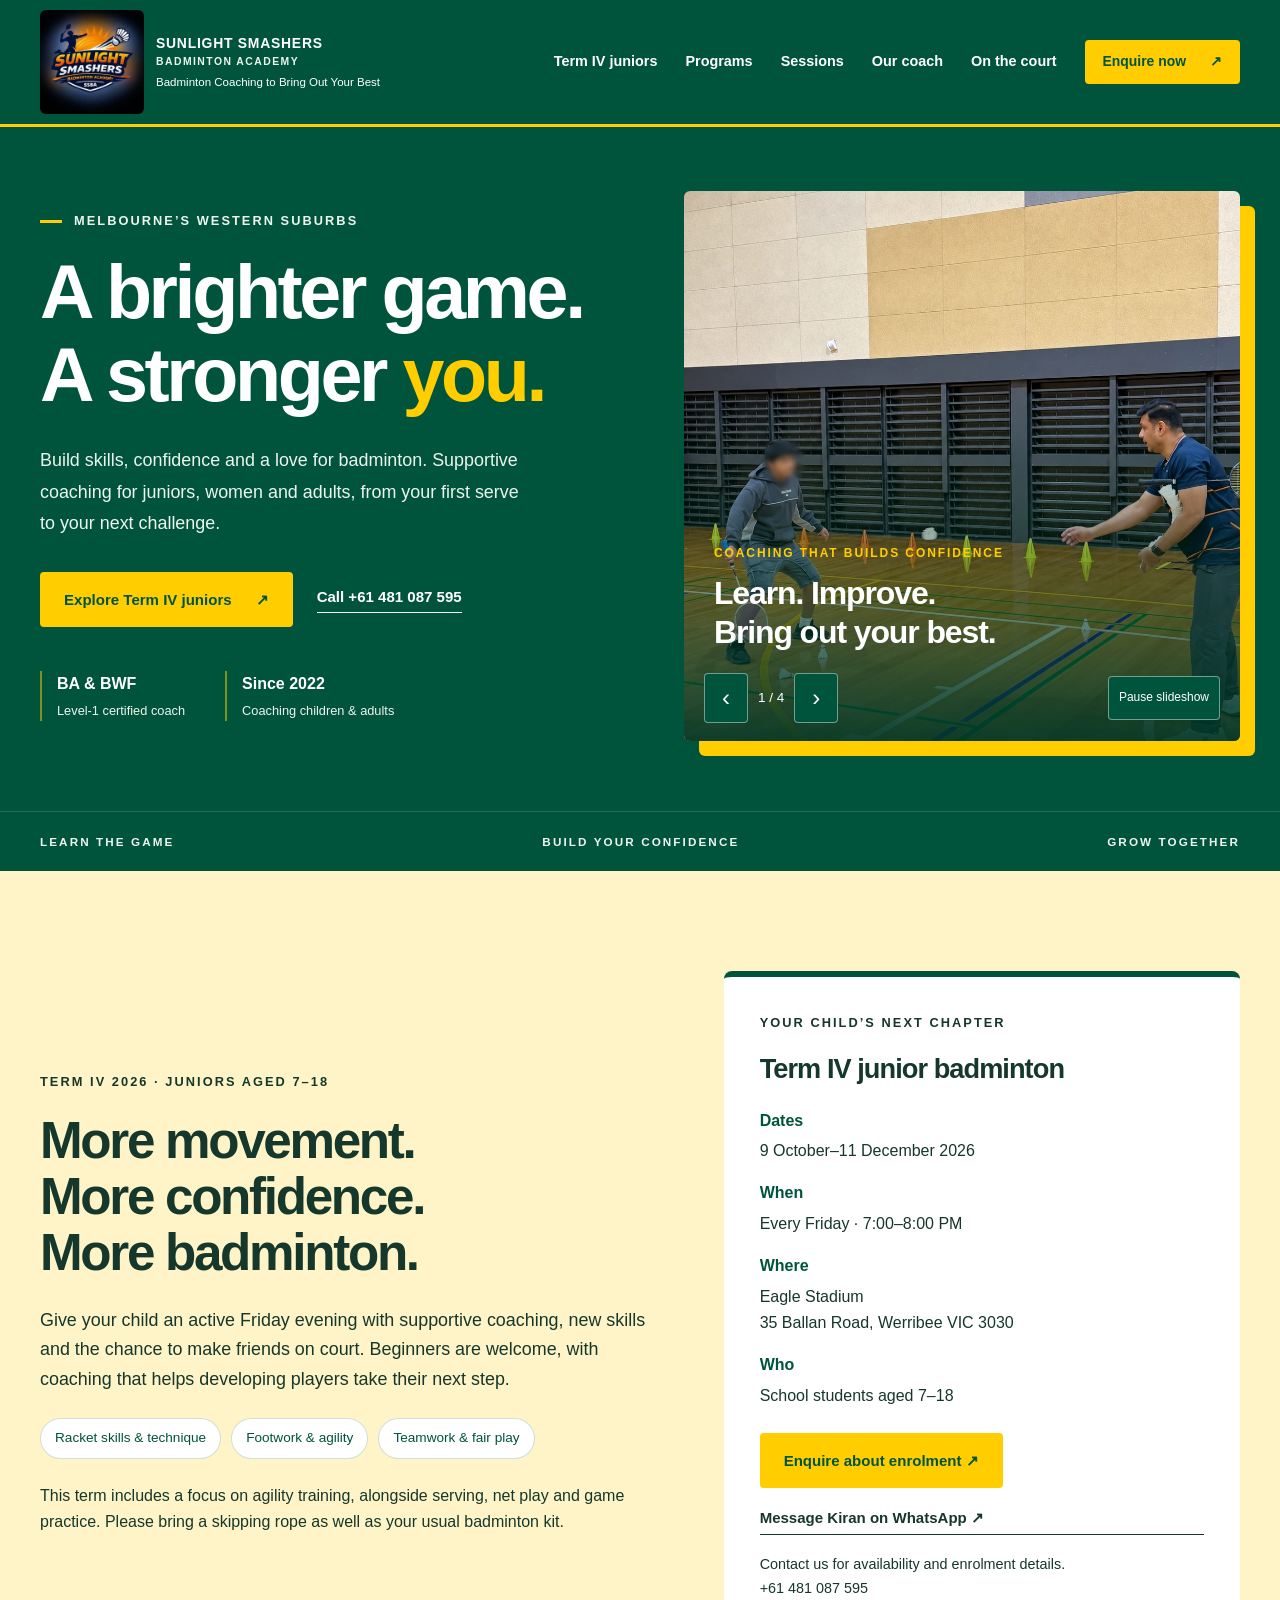
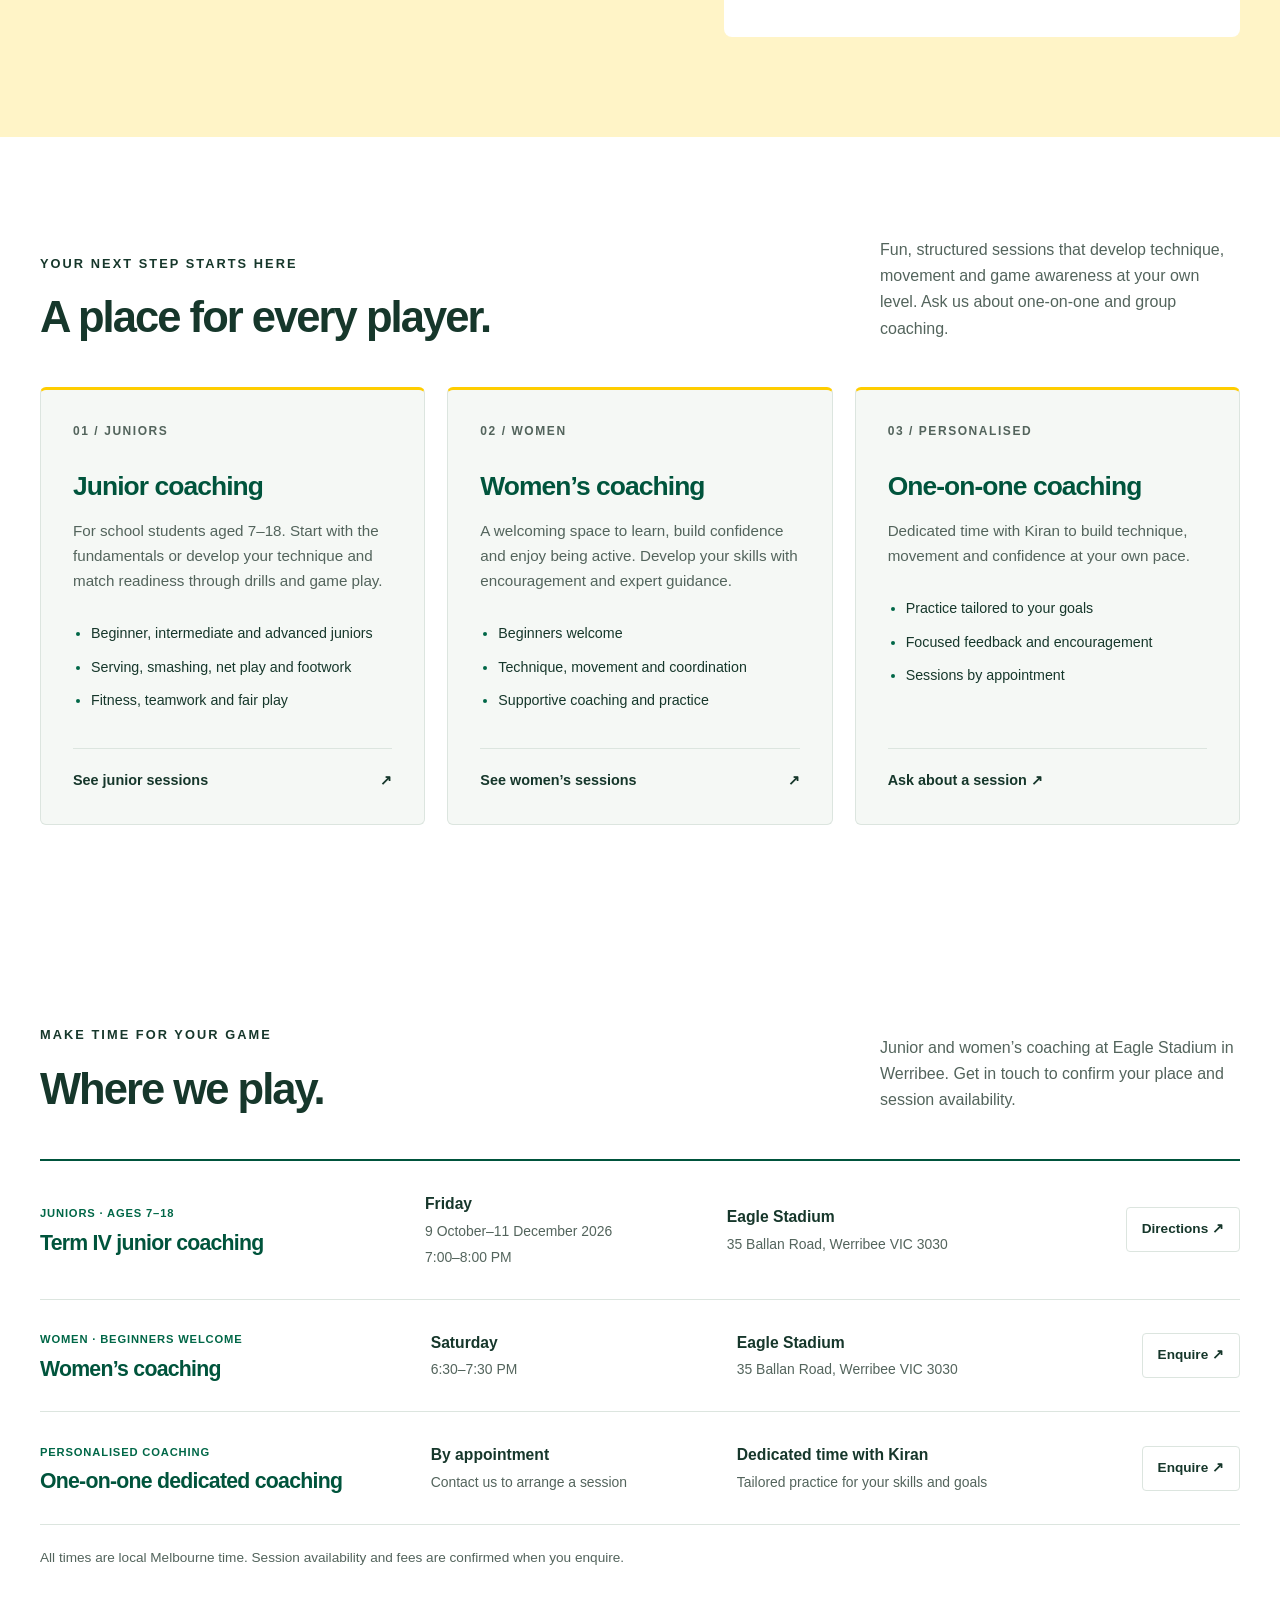
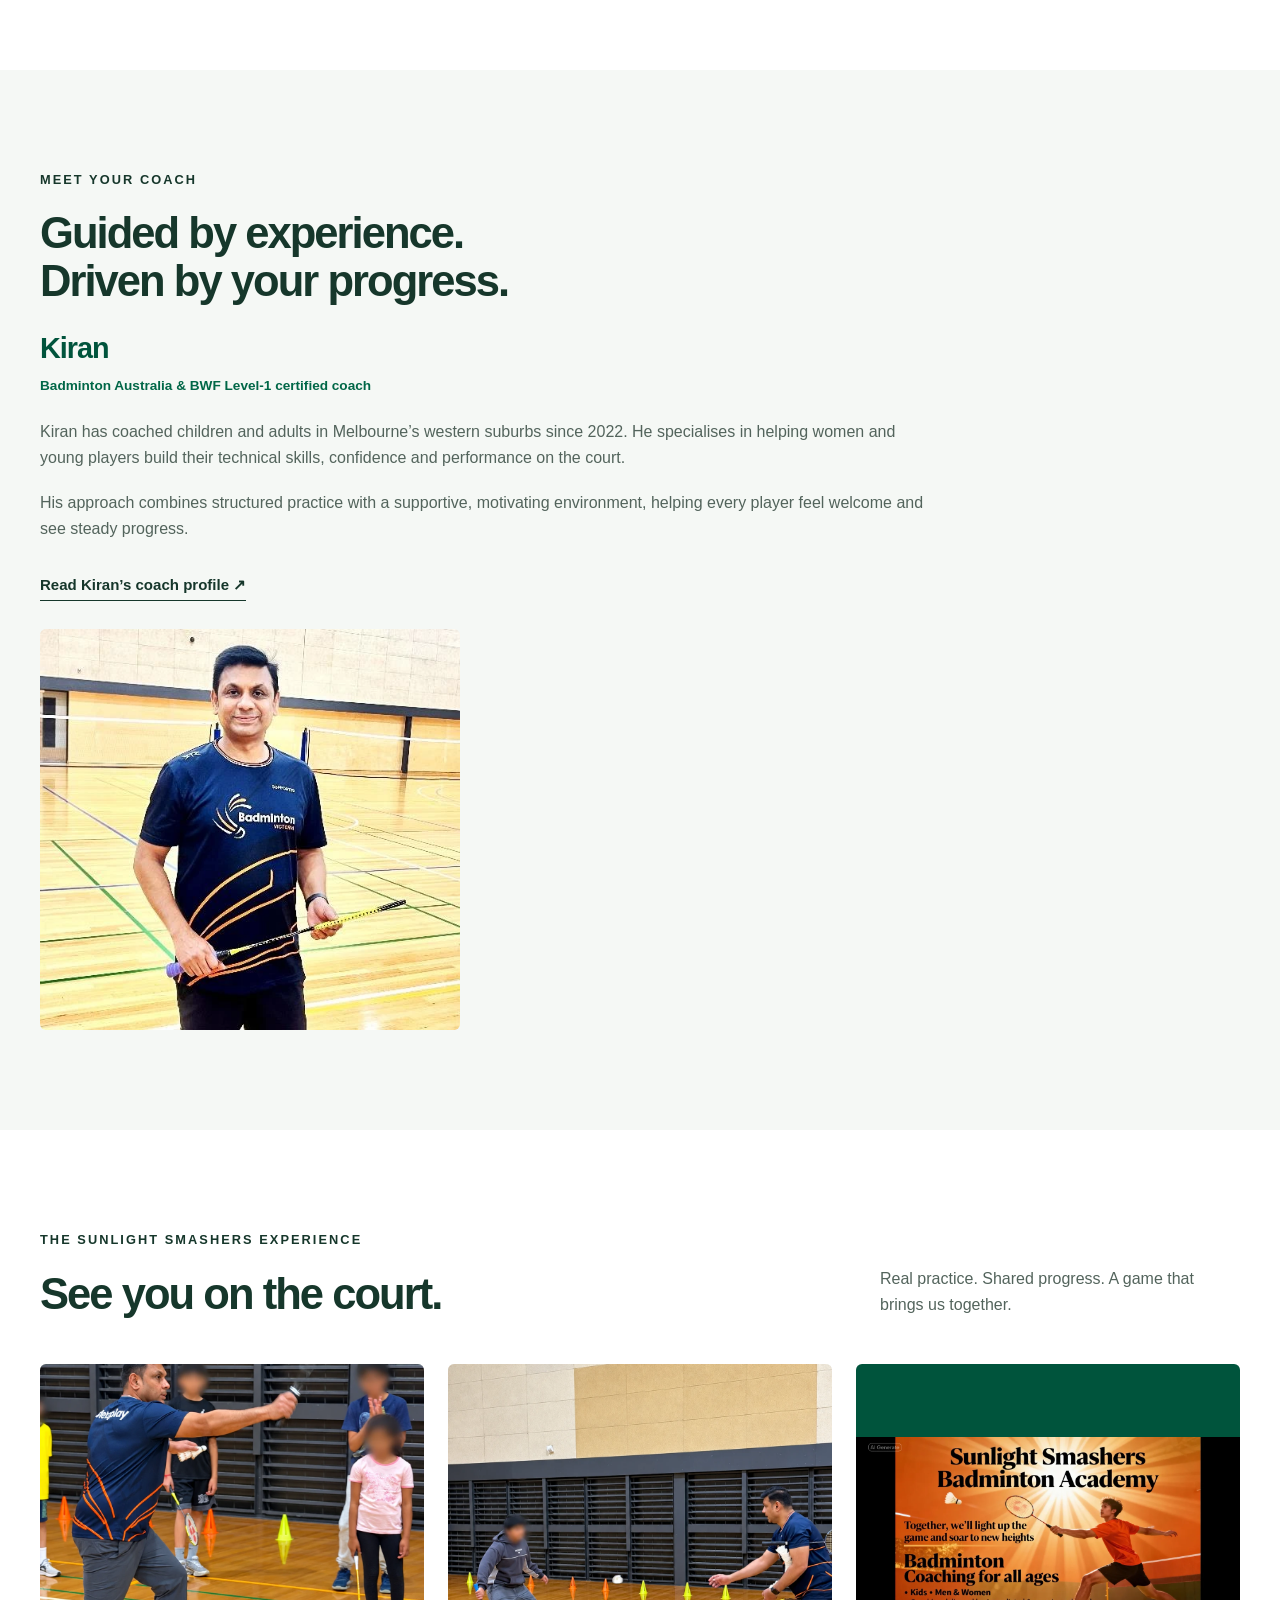
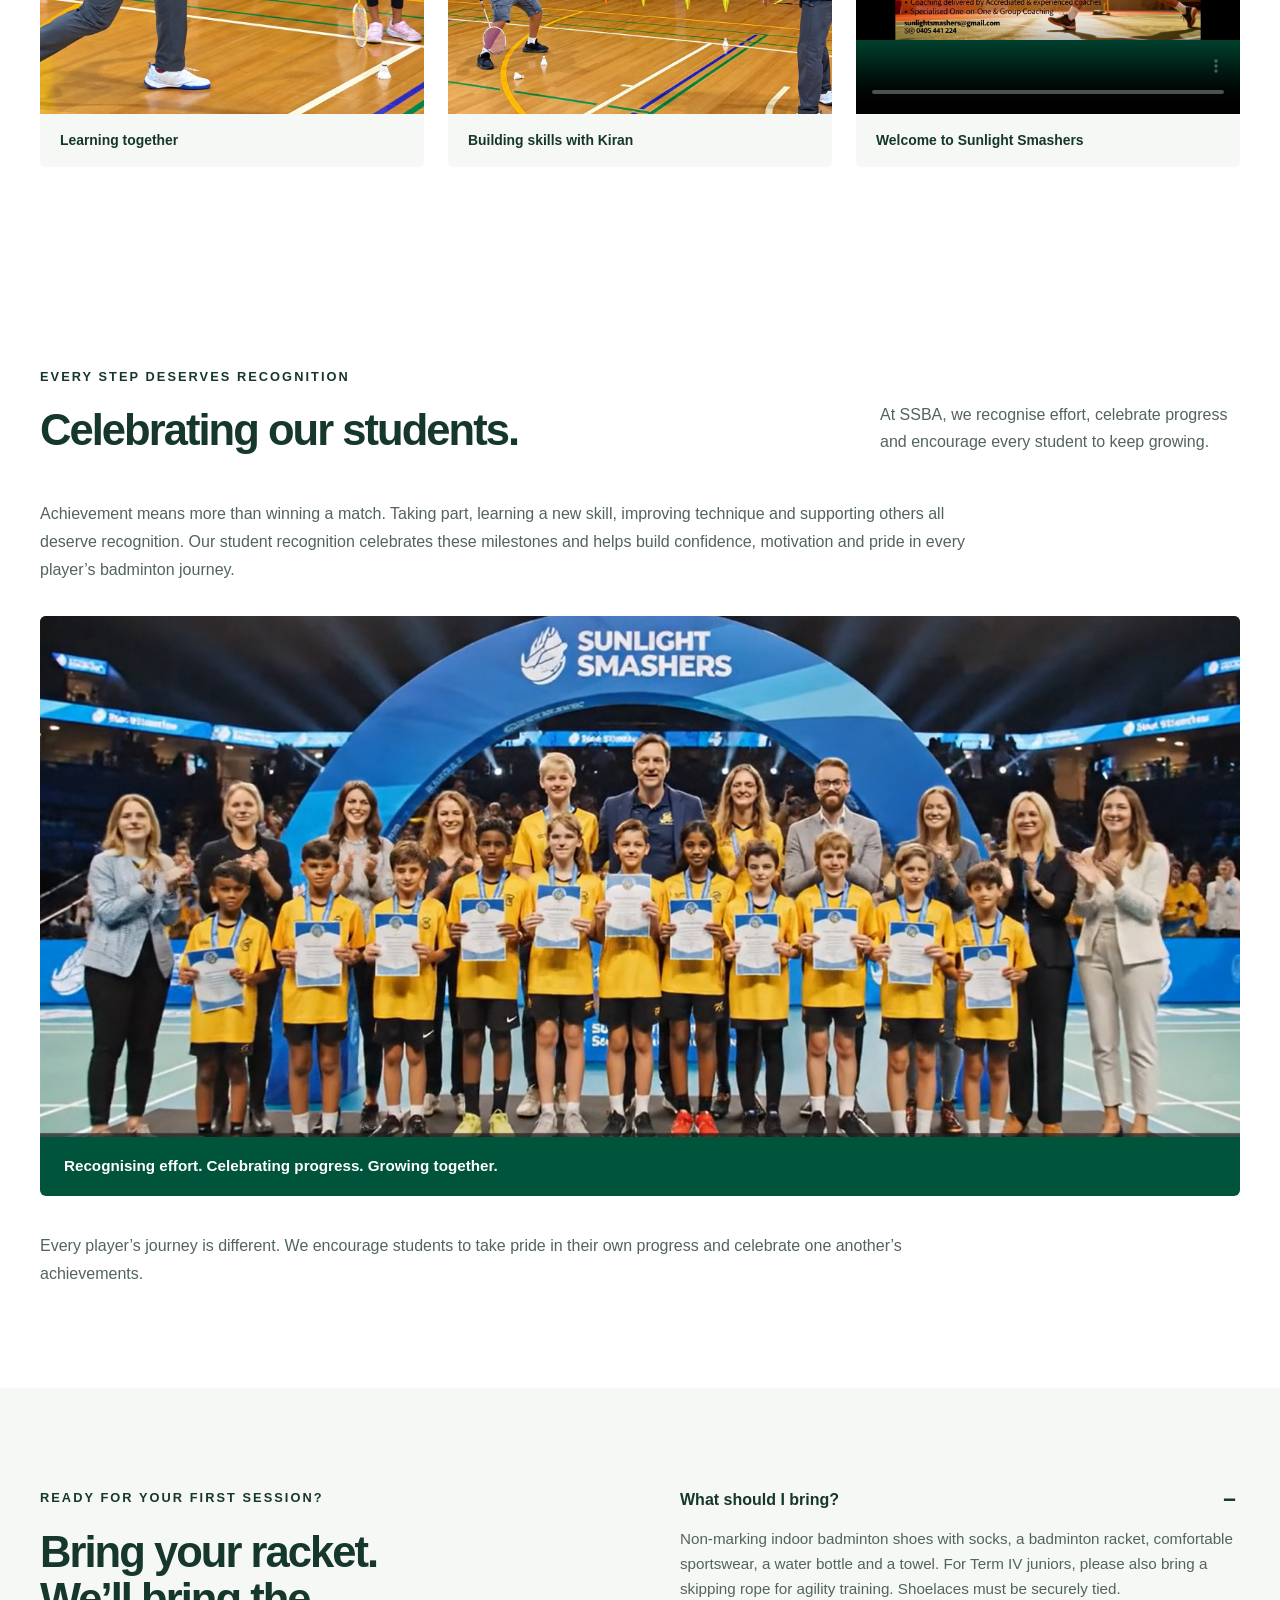
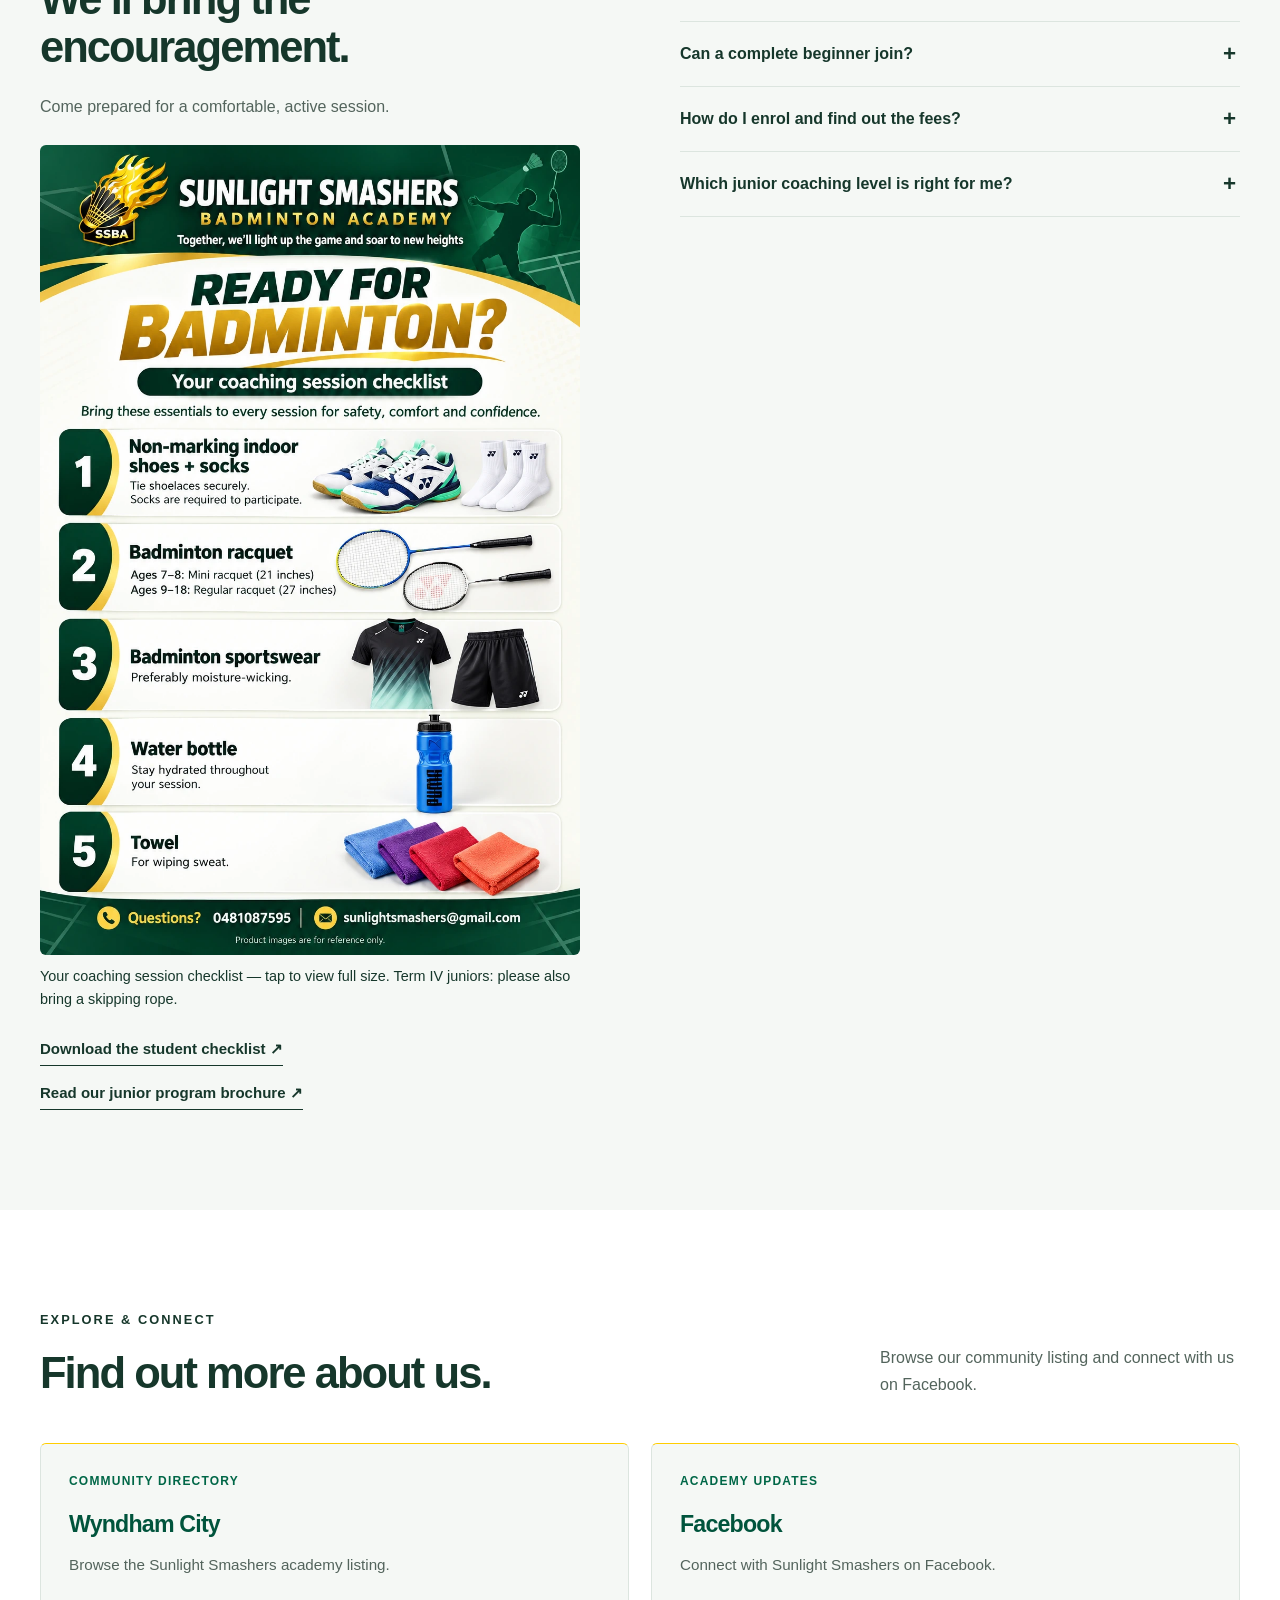
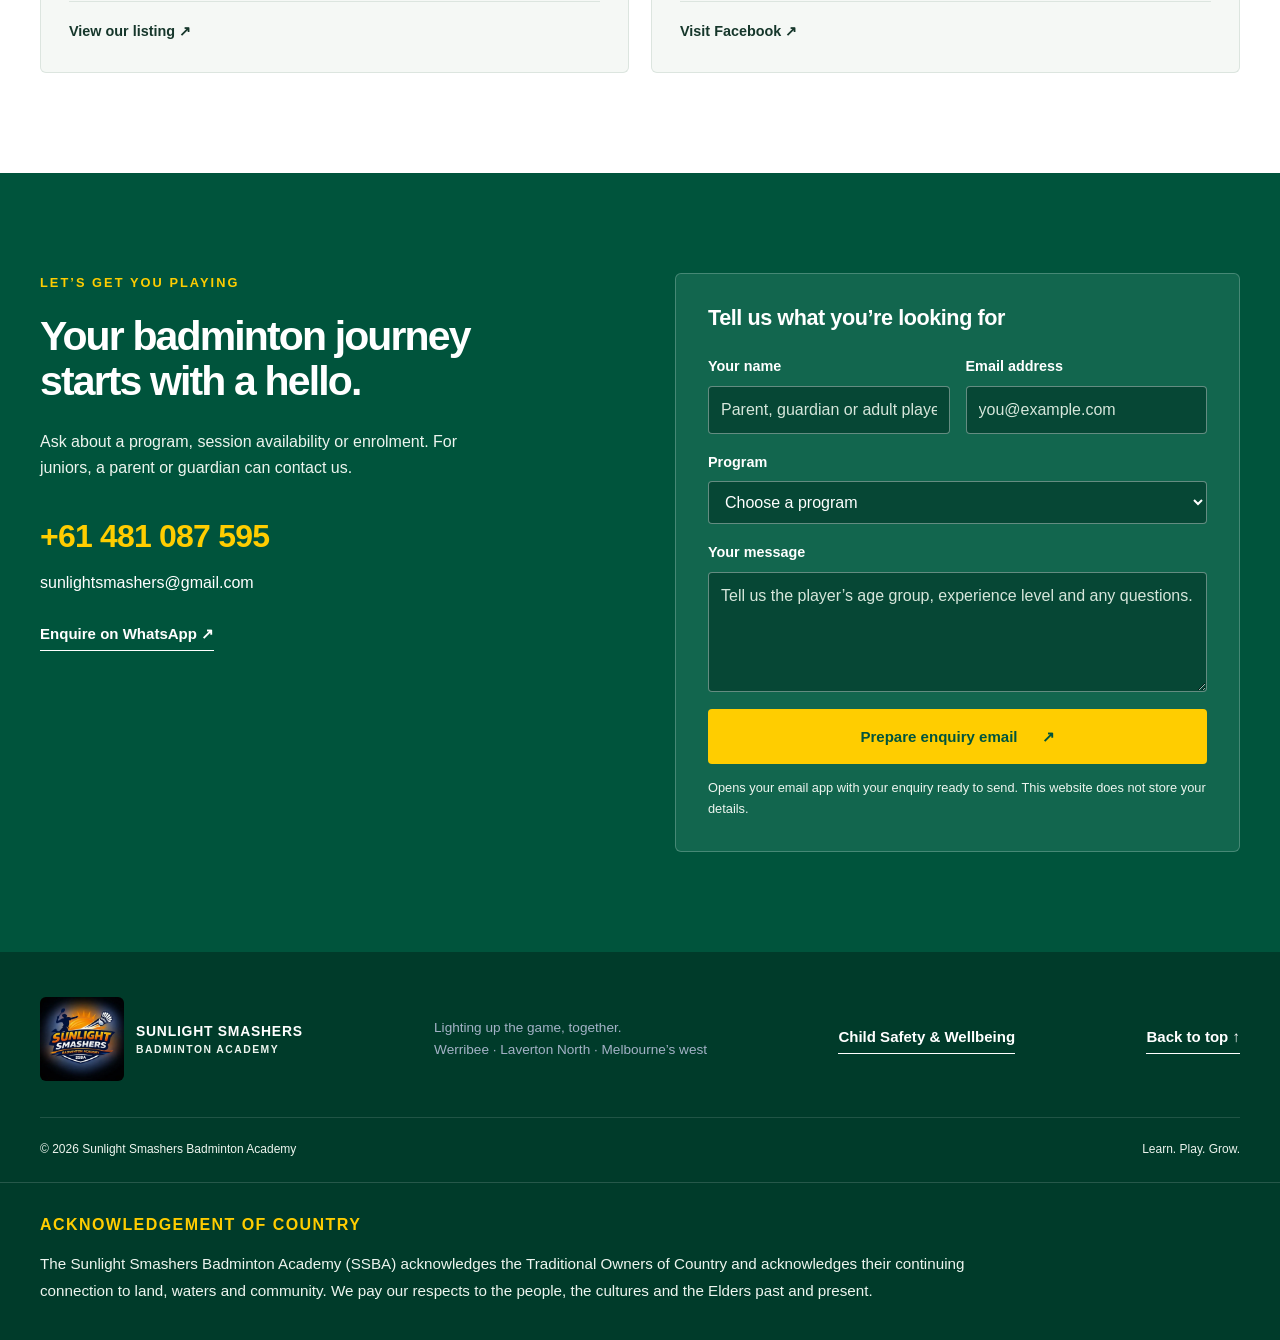
<file: index.html>
<!doctype html>
<html lang="en-AU">
<head>
<meta charset="utf-8"><meta name="viewport" content="width=device-width, initial-scale=1">
<title>Sunlight Smashers Badminton Academy | Term IV Junior Coaching in Werribee</title>
<meta name="description" content="Badminton coaching for children, women and adults in Melbourne’s western suburbs. Learn with BA and BWF Level-1 certified coach Kiran. Term IV junior coaching for ages 7–18: Fridays 7–8 PM, 9 October–11 December 2026 at Eagle Stadium, Werribee.">
<meta name="theme-color" content="#00543c"><link rel="icon" href="assets/logo.webp"><link rel="stylesheet" href="styles-v19.css">
<script src="script-v19.js" defer></script>
</head>
<body>
<a class="skip-link" href="#main">Skip to content</a>
<header class="header"><div class="container nav-wrap">
<a class="brand" href="#home" aria-label="Sunlight Smashers Badminton Academy home"><img src="assets/logo.webp" width="104" height="104" alt="Sunlight Smashers logo"><span>SUNLIGHT SMASHERS<small>BADMINTON ACADEMY</small><span class="brand-tagline">Badminton Coaching to Bring Out Your Best</span></span></a>
<button class="menu-toggle" type="button" aria-expanded="false" aria-controls="navigation">Menu <span aria-hidden="true">☰</span></button>
<nav id="navigation" aria-label="Main navigation"><a href="#term-iv">Term IV juniors</a><a href="#programs">Programs</a><a href="#sessions">Sessions</a><a href="#coach">Our coach</a><a href="#gallery">On the court</a><a class="button button-small" href="#contact">Enquire now <span aria-hidden="true">↗</span></a></nav>
</div></header>
<main id="main">
<section class="hero" id="home"><div class="container hero-grid"><div class="hero-copy"><p class="eyebrow"><span></span> MELBOURNE’S WESTERN SUBURBS</p><h1>A brighter game.<br>A stronger <em>you.</em></h1><p class="hero-intro">Build skills, confidence and a love for badminton. Supportive coaching for juniors, women and adults, from your first serve to your next challenge.</p><div class="button-row"><a class="button" href="#term-iv">Explore Term IV juniors <span aria-hidden="true">↗</span></a><a class="text-link light" href="tel:+61481087595">Call +61 481 087 595</a></div><div class="hero-proof"><div><strong>BA & BWF</strong><span>Level-1 certified coach</span></div><div><strong>Since 2022</strong><span>Coaching children & adults</span></div></div></div><div class="hero-visual coaching-slideshow" aria-roledescription="carousel" aria-label="Coach and coaching photos">
  <div class="coaching-slides">
    <img class="hero-photo coaching-slide" src="assets/junior-skills-privacy.webp" alt="Kiran guiding junior players through a badminton drill" width="1086" height="1448" fetchpriority="high">
    <img class="hero-photo coaching-slide" src="assets/junior-group-privacy.webp" alt="Kiran demonstrating a badminton movement with a student" width="1086" height="1448" loading="lazy">
    <img class="hero-photo coaching-slide" src="assets/coaching-slideshow/coaching-3.png" alt="Kiran demonstrating technique on an indoor badminton court" width="1086" height="1448" loading="lazy">
    <img class="hero-photo coaching-slide" src="assets/coaching-slideshow/coaching-4-v16.png" alt="Kiran coaching junior players across the badminton net, with other people’s faces blurred" width="1100" height="1430" loading="lazy">
  </div>
  <div class="photo-caption"><span class="caption-label">COACHING THAT BUILDS CONFIDENCE</span><strong>Learn. Improve.<br>Bring out your best.</strong></div>
  <div class="slideshow-controls"><button type="button" class="slide-previous" aria-label="Previous coaching photo">‹</button><span class="slide-count" aria-live="off">1 / 4</span><button type="button" class="slide-next" aria-label="Next coaching photo">›</button><button type="button" class="slide-pause">Pause slideshow</button></div>
</div></div><div class="hero-bottom"><div class="container"><span>LEARN THE GAME</span><span>BUILD YOUR CONFIDENCE</span><span>GROW TOGETHER</span></div></div></section>
<section class="section term-section" id="term-iv" aria-labelledby="term-title"><div class="container term-grid"><div><p class="eyebrow">TERM IV 2026 · JUNIORS AGED 7–18</p><h2 id="term-title">More movement.<br>More confidence.<br>More badminton.</h2><p class="term-intro">Give your child an active Friday evening with supportive coaching, new skills and the chance to make friends on court. Beginners are welcome, with coaching that helps developing players take their next step.</p><div class="term-benefits"><span>Racket skills &amp; technique</span><span>Footwork &amp; agility</span><span>Teamwork &amp; fair play</span></div><p>This term includes a focus on agility training, alongside serving, net play and game practice. Please bring a skipping rope as well as your usual badminton kit.</p></div><div class="term-panel"><p class="eyebrow">YOUR CHILD’S NEXT CHAPTER</p><h3>Term IV junior badminton</h3><dl><dt>Dates</dt><dd>9 October–11 December 2026</dd><dt>When</dt><dd>Every Friday · 7:00–8:00 PM</dd><dt>Where</dt><dd>Eagle Stadium<br>35 Ballan Road, Werribee VIC 3030</dd><dt>Who</dt><dd>School students aged 7–18</dd></dl><a class="button" href="#contact" data-program="Term IV junior badminton">Enquire about enrolment ↗</a><a class="text-link" href="https://wa.me/61481087595?text=Hello%20Kiran%2C%20I%27d%20like%20to%20enquire%20about%20Term%20IV%20junior%20badminton%20for%20my%20child." target="_blank" rel="noopener noreferrer">Message Kiran on WhatsApp ↗</a><p>Contact us for availability and enrolment details.<br>+61 481 087 595</p></div></div></section>
<section class="section programs" id="programs"><div class="container"><div class="section-top"><div><p class="eyebrow">YOUR NEXT STEP STARTS HERE</p><h2>A place for every player.</h2></div><p>Fun, structured sessions that develop technique, movement and game awareness at your own level. Ask us about one-on-one and group coaching.</p></div><div class="program-grid"><article class="program-card"><span class="program-number">01 / JUNIORS</span><h3>Junior coaching</h3><p>For school students aged 7–18. Start with the fundamentals or develop your technique and match readiness through drills and game play.</p><ul><li>Beginner, intermediate and advanced juniors</li><li>Serving, smashing, net play and footwork</li><li>Fitness, teamwork and fair play</li></ul><a class="card-link" href="#sessions">See junior sessions <span aria-hidden="true">↗</span></a></article><article class="program-card"><span class="program-number">02 / WOMEN</span><h3>Women’s coaching</h3><p>A welcoming space to learn, build confidence and enjoy being active. Develop your skills with encouragement and expert guidance.</p><ul><li>Beginners welcome</li><li>Technique, movement and coordination</li><li>Supportive coaching and practice</li></ul><a class="card-link" href="#sessions">See women’s sessions <span aria-hidden="true">↗</span></a></article><article class="program-card"><span class="program-number">03 / PERSONALISED</span><h3>One-on-one coaching</h3><p>Dedicated time with Kiran to build technique, movement and confidence at your own pace.</p><ul><li>Practice tailored to your goals</li><li>Focused feedback and encouragement</li><li>Sessions by appointment</li></ul><a class="card-link" href="#contact" data-program="One-on-one dedicated coaching">Ask about a session ↗</a></article></div></div></section>
<section class="section sessions" id="sessions"><div class="container"><div class="section-top"><div><p class="eyebrow">MAKE TIME FOR YOUR GAME</p><h2>Where we play.</h2></div><p>Junior and women’s coaching at Eagle Stadium in Werribee. Get in touch to confirm your place and session availability.</p></div><div class="schedule"><article class="session-row"><div class="session-name"><span class="tag">JUNIORS · AGES 7–18</span><h3>Term IV junior coaching</h3></div><div><strong>Friday</strong><span>9 October–11 December 2026</span><span>7:00–8:00 PM</span></div><div><strong>Eagle Stadium</strong><span>35 Ballan Road, Werribee VIC 3030</span></div><a class="outline-link" href="https://www.google.com/maps/search/?api=1&query=Eagle+Stadium+35+Ballan+Road+Werribee+VIC+3030" target="_blank" rel="noopener noreferrer" aria-label="Find Eagle Stadium on Google Maps (opens in new tab)">Directions ↗</a></article><article class="session-row"><div class="session-name"><span class="tag">WOMEN · BEGINNERS WELCOME</span><h3>Women’s coaching</h3></div><div><strong>Saturday</strong><span>6:30–7:30 PM</span></div><div><strong>Eagle Stadium</strong><span>35 Ballan Road, Werribee VIC 3030</span></div><a class="outline-link" href="#contact" data-program="Women’s coaching">Enquire ↗</a></article><article class="session-row"><div class="session-name"><span class="tag">PERSONALISED COACHING</span><h3>One-on-one dedicated coaching</h3></div><div><strong>By appointment</strong><span>Contact us to arrange a session</span></div><div><strong>Dedicated time with Kiran</strong><span>Tailored practice for your skills and goals</span></div><a class="outline-link" href="#contact" data-program="One-on-one dedicated coaching">Enquire ↗</a></article></div><p class="schedule-note">All times are local Melbourne time. Session availability and fees are confirmed when you enquire.</p></div></section>
<section class="section coach-section" id="coach"><div class="container coach-grid"><div class="coach-copy"><p class="eyebrow">MEET YOUR COACH</p><h2>Guided by experience.<br>Driven by your progress.</h2><h3>Kiran</h3><p class="credential">Badminton Australia & BWF Level-1 certified coach</p><p>Kiran has coached children and adults in Melbourne’s western suburbs since 2022. He specialises in helping women and young players build their technical skills, confidence and performance on the court.</p><p>His approach combines structured practice with a supportive, motivating environment, helping every player feel welcome and see steady progress.</p><a class="text-link" href="downloads/coach-kiran-profile.pdf" target="_blank" rel="noopener">Read Kiran’s coach profile <span aria-hidden="true">↗</span></a><figure class="coach-profile-photo"><img src="assets/coach-profile-photo.webp" alt="Coach Kiran holding a badminton racket on the indoor court, from his coach profile" width="528" height="504" loading="lazy"></figure></div></div></section>
<section class="section gallery-section" id="gallery"><div class="container"><div class="section-top"><div><p class="eyebrow">THE SUNLIGHT SMASHERS EXPERIENCE</p><h2>See you on the court.</h2></div><p>Real practice. Shared progress. A game that brings us together.</p></div><div class="gallery-grid"><figure><img src="assets/junior-group-privacy.webp" alt="Young players participating in badminton practice" loading="lazy" width="900" height="1200"><figcaption>Learning together</figcaption></figure><figure><img src="assets/junior-skills-privacy.webp" alt="Kiran helping a junior player practise badminton, with the child’s face blurred" loading="lazy" width="900" height="1200"><figcaption>Building skills with Kiran</figcaption></figure><figure><video controls playsinline preload="metadata" poster="assets/academy-video-poster.webp" aria-label="Sunlight Smashers academy introduction video"><source src="assets/coaching.mp4" type="video/mp4">Your browser does not support video. <a href="assets/coaching.mp4">Download the academy video</a>.</video><figcaption>Welcome to Sunlight Smashers</figcaption></figure></div></div></section>
<section class="section achievements-section" id="achievements" aria-labelledby="achievements-heading">
  <div class="container">
    <div class="section-top">
      <div><p class="eyebrow">EVERY STEP DESERVES RECOGNITION</p><h2 id="achievements-heading">Celebrating our students.</h2></div>
      <p>At SSBA, we recognise effort, celebrate progress and encourage every student to keep growing.</p>
    </div>
    <p class="achievements-intro">Achievement means more than winning a match. Taking part, learning a new skill, improving technique and supporting others all deserve recognition. Our student recognition celebrates these milestones and helps build confidence, motivation and pride in every player’s badminton journey.</p>
    <figure class="achievement-celebration">
      <img src="assets/student-achievements/celebration.png" alt="Celebration image showing young badminton players holding certificates and wearing medals, with adults applauding" width="1627" height="707" loading="lazy">
      <figcaption>Recognising effort. Celebrating progress. Growing together.</figcaption>
    </figure>
    <p class="achievements-closing">Every player’s journey is different. We encourage students to take pride in their own progress and celebrate one another’s achievements.</p>
  </div>
</section>
<section class="section prepare-section" id="prepare"><div class="container prepare-grid"><div><p class="eyebrow">READY FOR YOUR FIRST SESSION?</p><h2>Bring your racket.<br>We’ll bring the encouragement.</h2><p>Come prepared for a comfortable, active session.</p><figure style="margin:24px 0"><a href="assets/coaching-checklist.webp" target="_blank" rel="noopener noreferrer" aria-label="Open coaching checklist at full size"><img src="assets/coaching-checklist.webp" width="1024" height="1536" loading="lazy" style="display:block;width:100%;height:auto;max-width:540px;border-radius:6px" alt="Sunlight Smashers coaching checklist: non-marking indoor shoes and socks with securely tied laces; badminton racket (21-inch mini for ages 7–8, regular 27-inch for ages 9–18); sportswear; water bottle; towel. Contact 0481 087 595 or sunlightsmashers@gmail.com."></a><figcaption style="margin-top:10px;font-size:.9rem">Your coaching session checklist — tap to view full size. Term IV juniors: please also bring a skipping rope.</figcaption></figure><a class="text-link" href="downloads/student-checklist.pdf" target="_blank" rel="noopener">Download the student checklist ↗</a><a class="text-link resource-link" href="downloads/junior-program-brochure.pdf" target="_blank" rel="noopener">Read our junior program brochure ↗</a></div><div class="faq"><details open><summary>What should I bring?</summary><p>Non-marking indoor badminton shoes with socks, a badminton racket, comfortable sportswear, a water bottle and a towel. For Term IV juniors, please also bring a skipping rope for agility training. Shoelaces must be securely tied.</p></details><details><summary>Can a complete beginner join?</summary><p>Yes. Junior coaching includes a beginner pathway, and beginners are welcome in women’s coaching. Adult social sessions suit intermediate and advanced players.</p></details><details><summary>How do I enrol and find out the fees?</summary><p>Call or email us, or prepare an enquiry below. Tell us which program you’re interested in and the player’s experience level. We’ll confirm availability, fees and the next steps.</p></details><details><summary>Which junior coaching level is right for me?</summary><p>Beginners learn the basics, intermediate players refine techniques and movement, and advanced juniors develop competitive strategies and match readiness. Ask Kiran about the best fit.</p></details></div></div></section>
<section class="section references-section" id="references"><div class="container"><div class="section-top"><div><p class="eyebrow">EXPLORE & CONNECT</p><h2>Find out more about us.</h2></div><p>Browse our community listing and connect with us on Facebook.</p></div><div class="reference-grid"><a class="reference-card" href="https://www.wyndham.vic.gov.au/directory/sunlight-smashers-badminton-academy-ssba" target="_blank" rel="noopener noreferrer"><span class="reference-label">COMMUNITY DIRECTORY</span><h3>Wyndham City</h3><p>Browse the Sunlight Smashers academy listing.</p><span class="reference-action">View our listing ↗</span></a><a class="reference-card" href="https://www.facebook.com/share/1cbproAzac/?mibextid=wwXIfr" target="_blank" rel="noopener noreferrer"><span class="reference-label">ACADEMY UPDATES</span><h3>Facebook</h3><p>Connect with Sunlight Smashers on Facebook.</p><span class="reference-action">Visit Facebook ↗</span></a></div></div></section>
<section class="section contact-section" id="contact"><div class="container contact-grid"><div class="contact-copy"><p class="eyebrow">LET’S GET YOU PLAYING</p><h2>Your badminton journey<br>starts with a hello.</h2><p>Ask about a program, session availability or enrolment. For juniors, a parent or guardian can contact us.</p><a class="contact-phone" href="tel:+61481087595">+61 481 087 595</a><a class="contact-email" href="mailto:sunlightsmashers@gmail.com">sunlightsmashers@gmail.com</a><a class="text-link light" href="https://wa.me/61481087595?text=Hello%20Sunlight%20Smashers%2C%20I%27d%20like%20to%20enquire%20about%20badminton%20sessions." target="_blank" rel="noopener noreferrer">Enquire on WhatsApp ↗</a></div><form id="enquiry-form" class="enquiry-form"><h3>Tell us what you’re looking for</h3><div class="form-grid"><label>Your name<input name="name" autocomplete="name" required maxlength="100" placeholder="Parent, guardian or adult player"></label><label>Email address<input type="email" name="email" autocomplete="email" required maxlength="150" placeholder="you@example.com"></label></div><label>Program<select name="program" required><option value="">Choose a program</option><option>Junior coaching</option><option>Women’s coaching</option><option>Term IV junior badminton</option><option>One-on-one dedicated coaching</option><option>General enquiry</option></select></label><label>Your message<textarea name="message" rows="4" required maxlength="1500" placeholder="Tell us the player’s age group, experience level and any questions."></textarea></label><button class="button" type="submit">Prepare enquiry email <span aria-hidden="true">↗</span></button><p class="form-note">Opens your email app with your enquiry ready to send. This website does not store your details.</p><p class="form-status" id="form-status" role="status" hidden></p></form></div></section>
</main>
<footer><div class="container footer-grid"><a class="brand" href="#home"><img src="assets/logo.webp" width="84" height="84" alt="Sunlight Smashers logo"><span>SUNLIGHT SMASHERS<small>BADMINTON ACADEMY</small></span></a><p>Lighting up the game, together.<br>Werribee · Laverton North · Melbourne’s west</p><a href="child-safety.html" class="text-link light">Child Safety &amp; Wellbeing</a><a href="#home" class="text-link light">Back to top ↑</a></div><div class="container footer-bottom"><span>© <span id="year">2026</span> Sunlight Smashers Badminton Academy</span><span>Learn. Play. Grow.</span></div><section class="acknowledgement" aria-labelledby="acknowledgement-heading"><div class="container"><h2 id="acknowledgement-heading">ACKNOWLEDGEMENT OF COUNTRY</h2><p>The Sunlight Smashers Badminton Academy (SSBA) acknowledges the Traditional Owners of Country and acknowledges their continuing connection to land, waters and community. We pay our respects to the people, the cultures and the Elders past and present.</p></div></section></footer>
</body></html>
</file>
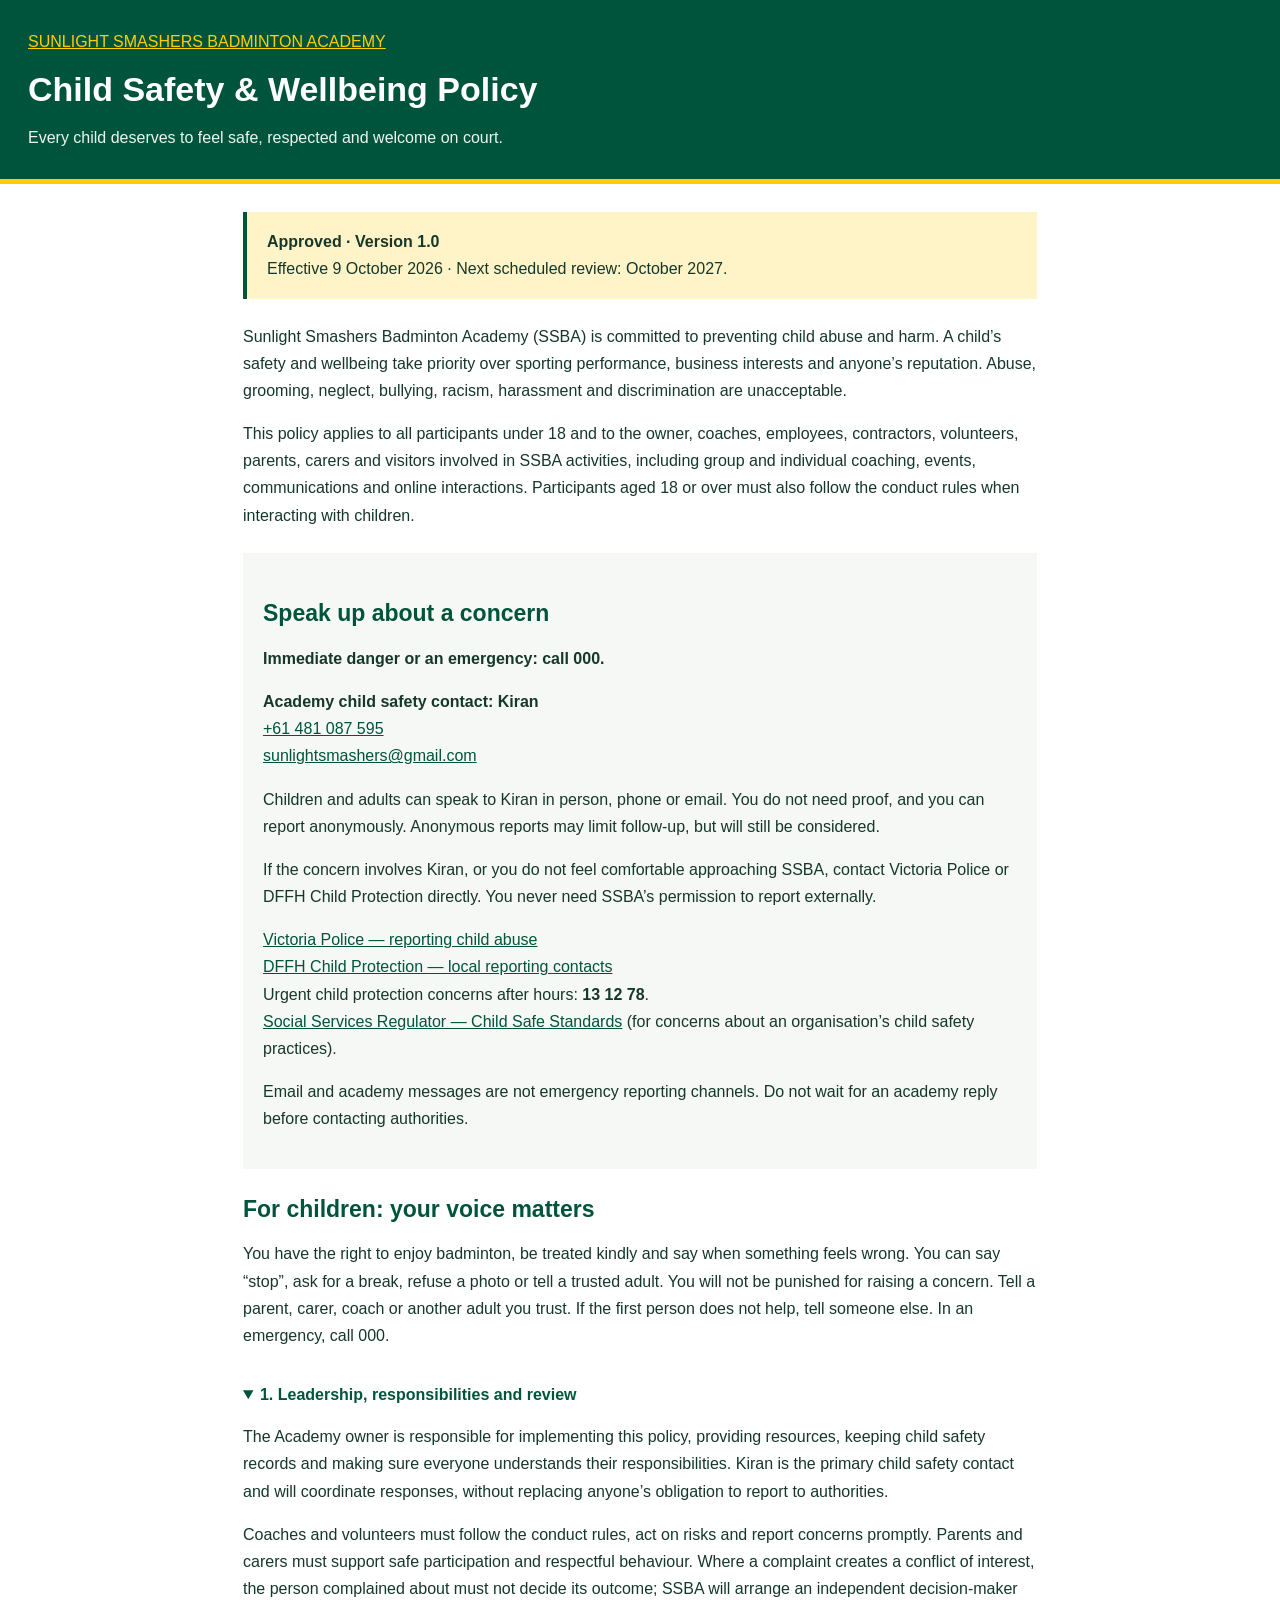
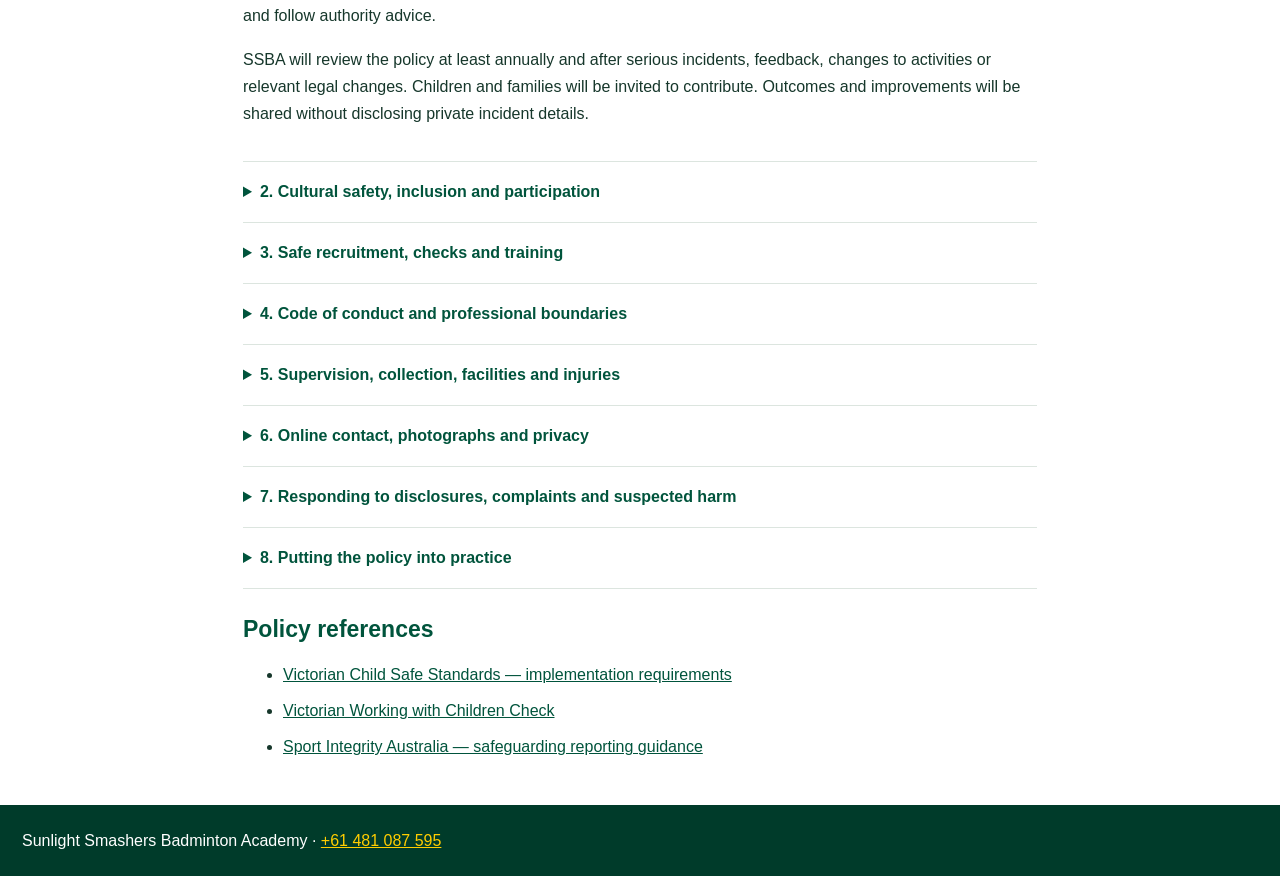
<file: child-safety.html>
<!doctype html><html lang="en-AU"><head><meta charset="utf-8"><meta name="viewport" content="width=device-width,initial-scale=1"><title>Child Safety &amp; Wellbeing | Sunlight Smashers</title></head><body style="margin:0"><div id="ssba-child-safety">
<style>
#ssba-child-safety{font-family:Arial,Helvetica,sans-serif;line-height:1.7;color:#16372b;background:#fff;font-size:16px;overflow-wrap:anywhere}#ssba-child-safety *{box-sizing:border-box}#ssba-child-safety .policy-header{background:#00543c;color:#fff;border-bottom:5px solid #ffcd00;padding:28px}#ssba-child-safety .policy-header p{margin:0;color:#edf5ef}#ssba-child-safety .policy-header h1{font-size:34px;line-height:1.2;margin:14px 0}#ssba-child-safety .policy-main{max-width:850px;margin:auto;padding:28px}#ssba-child-safety .policy-notice{padding:16px 20px;background:#fff4c7;border-left:4px solid #00543c;margin-bottom:24px}#ssba-child-safety .policy-contact{background:#f5f8f5;padding:20px;margin:24px 0}#ssba-child-safety h2{font-size:23px;line-height:1.3;margin:26px 0 12px;color:#00543c}#ssba-child-safety h3{font-size:19px;margin:18px 0 8px}#ssba-child-safety a{color:#00543c;text-decoration:underline}#ssba-child-safety .policy-header a{color:#ffcd00}#ssba-child-safety details{border-bottom:1px solid #dce5df;padding:18px 0}#ssba-child-safety summary{font-weight:700;color:#00543c;cursor:pointer;line-height:1.5}#ssba-child-safety li{margin:9px 0}#ssba-child-safety .policy-footer{padding:22px;background:#003b2a;color:#fff}#ssba-child-safety .policy-footer a{color:#ffcd00}@media(max-width:600px){#ssba-child-safety .policy-main{padding:20px}#ssba-child-safety .policy-header{padding:24px 20px}#ssba-child-safety .policy-header h1{font-size:29px}}
</style>
<header class="policy-header"><p><a href="index.html">SUNLIGHT SMASHERS BADMINTON ACADEMY</a></p><h1>Child Safety &amp; Wellbeing Policy</h1><p>Every child deserves to feel safe, respected and welcome on court.</p></header>
<main class="policy-main">
<div class="policy-notice"><strong>Approved · Version 1.0</strong><br>Effective 9 October 2026 · Next scheduled review: October 2027.</div>
<p>Sunlight Smashers Badminton Academy (SSBA) is committed to preventing child abuse and harm. A child’s safety and wellbeing take priority over sporting performance, business interests and anyone’s reputation. Abuse, grooming, neglect, bullying, racism, harassment and discrimination are unacceptable.</p>
<p>This policy applies to all participants under 18 and to the owner, coaches, employees, contractors, volunteers, parents, carers and visitors involved in SSBA activities, including group and individual coaching, events, communications and online interactions. Participants aged 18 or over must also follow the conduct rules when interacting with children.</p>
<div class="policy-contact"><h2>Speak up about a concern</h2><p><strong>Immediate danger or an emergency: call 000.</strong></p><p><strong>Academy child safety contact: Kiran</strong><br><a href="tel:+61481087595">+61 481 087 595</a><br><a href="mailto:sunlightsmashers@gmail.com">sunlightsmashers@gmail.com</a></p><p>Children and adults can speak to Kiran in person, phone or email. You do not need proof, and you can report anonymously. Anonymous reports may limit follow-up, but will still be considered.</p><p>If the concern involves Kiran, or you do not feel comfortable approaching SSBA, contact Victoria Police or DFFH Child Protection directly. You never need SSBA’s permission to report externally.</p><p><a href="https://www.police.vic.gov.au/report-child-abuse">Victoria Police — reporting child abuse</a><br><a href="https://services.dffh.vic.gov.au/child-protection-contacts">DFFH Child Protection — local reporting contacts</a><br>Urgent child protection concerns after hours: <strong>13 12 78</strong>.<br><a href="https://www.vic.gov.au/child-safe-standards">Social Services Regulator — Child Safe Standards</a> (for concerns about an organisation’s child safety practices).</p><p>Email and academy messages are not emergency reporting channels. Do not wait for an academy reply before contacting authorities.</p></div>
<section><h2>For children: your voice matters</h2><p>You have the right to enjoy badminton, be treated kindly and say when something feels wrong. You can say “stop”, ask for a break, refuse a photo or tell a trusted adult. You will not be punished for raising a concern. Tell a parent, carer, coach or another adult you trust. If the first person does not help, tell someone else. In an emergency, call 000.</p></section>
<details open><summary>1. Leadership, responsibilities and review</summary><p>The Academy owner is responsible for implementing this policy, providing resources, keeping child safety records and making sure everyone understands their responsibilities. Kiran is the primary child safety contact and will coordinate responses, without replacing anyone’s obligation to report to authorities.</p><p>Coaches and volunteers must follow the conduct rules, act on risks and report concerns promptly. Parents and carers must support safe participation and respectful behaviour. Where a complaint creates a conflict of interest, the person complained about must not decide its outcome; SSBA will arrange an independent decision-maker and follow authority advice.</p><p>SSBA will review the policy at least annually and after serious incidents, feedback, changes to activities or relevant legal changes. Children and families will be invited to contribute. Outcomes and improvements will be shared without disclosing private incident details.</p></details>
<details><summary>2. Cultural safety, inclusion and participation</summary><p>SSBA respects Aboriginal and Torres Strait Islander children’s identities, cultures and connections to community. Children will be supported to express their culture, and racism will be challenged and addressed.</p><p>We welcome children of all backgrounds, abilities, religions, genders and sexualities, including children with disability and children who need language or communication support. Coaches will discuss reasonable adjustments with children and families, make reporting accessible and respond to different needs without singling children out.</p><p>Children will be asked what helps them feel safe, encouraged to make friends and offered age-appropriate explanations of their rights, body boundaries and how to get help. Parents and carers will receive this policy and information about supervision, communications and complaints, and may provide feedback at any time.</p></details>
<details><summary>3. Safe recruitment, checks and training</summary><p>Before a person starts a child-related role, SSBA will assess their suitability through identity, relevant qualification and reference checks, including questions about working safely with children. Required Victorian Working with Children clearances, or a valid legal exemption, must be verified and recorded. Paid roles require the appropriate clearance type. A clearance alone does not establish suitability.</p><p>SSBA will monitor clearance status and expiry, maintain required organisation and worker records and comply with applicable WWC Connect and training requirements as they take effect. Anyone prohibited from child-related work must not perform that work.</p><p>Coaches and volunteers will receive induction and ongoing guidance on this policy, cultural safety, recognising harm, professional boundaries and reporting. They must acknowledge the conduct rules and disclose relevant changes affecting suitability or clearance promptly.</p></details>
<details><summary>4. Code of conduct and professional boundaries</summary><ul><li>Treat children respectfully. Use constructive feedback; never use humiliation, threats, physical punishment, sexual comments or degrading language.</li><li>Do not groom, exploit, favour or form inappropriate personal relationships with children. No secret-keeping, inappropriate gifts, sexual behaviour or contact outside legitimate coaching activities.</li><li>Keep coaching observable and interruptible. No isolated sessions behind closed doors. Individual coaching must occur in an open venue with a parent, carer or another suitable adult able to observe.</li><li>Explain any coaching-related physical assistance and seek the child’s agreement. Use demonstration and verbal instruction first. Contact must be necessary, appropriate and brief; stop if a child is uncomfortable. Emergency assistance is provided when needed to protect safety.</li><li>No alcohol or illicit drugs during child-related activities. Do not participate while impaired.</li><li>Address bullying, racism and harassment, including between children. Do not dismiss concerning behaviour as a joke or part of sport.</li><li>No private transport of a child by a coach or volunteer as a routine arrangement. Any exceptional arrangement requires documented parental authorisation, risk controls and no isolated adult–child travel.</li></ul></details>
<details><summary>5. Supervision, collection, facilities and injuries</summary><p>SSBA will assess risks before activities, including shared venues, court layout, equipment, participant numbers, age, ability and supervision needs. Adequate supervision must be arranged; unsafe activities will be modified or stopped. Venue rules and emergency arrangements must be understood, and third-party services assessed for child safety risks.</p><p>Attendance, emergency contacts, relevant medical needs and authorised collection arrangements will be recorded. Families must arrange collection at the agreed time and notify changes. A child awaiting collection must remain supervised in an open area; contact carers and escalate to emergency services if safety requires it.</p><p>Children’s privacy in toilets and changing areas must be respected. No photography or unnecessary adult presence there. Any necessary assistance must follow an agreed, observable arrangement appropriate to the child’s needs.</p><p>Use safe equipment, suitable footwear, age-appropriate drills, hydration and rest breaks. Stop play after injury or concerning symptoms, provide appropriate first aid, call emergency services when needed, notify carers and record the incident. Children must not be pressured to train through pain.</p></details>
<details><summary>6. Online contact, photographs and privacy</summary><p>Routine communications about juniors will go through a parent or carer using academy channels. Any necessary communication with a child must include their parent or carer, be relevant to coaching and remain transparent. No private social-media friendships, disappearing messages or secret conversations with children.</p><p>Obtain documented parent or carer consent and the child’s agreement before taking or publishing identifiable photos or video. Explain the intended use and offer a genuine choice to decline without affecting participation. Blurring faces does not replace consent where a child can still be identified.</p><p>Do not publish children’s full names, personal contact details, sensitive information or location details that create safety risks. No images in changing areas or toilets. Use academy-controlled storage, restrict access and respond to consent withdrawal by stopping future use and removing material from channels SSBA controls where practicable.</p><p>Collect only information needed for participation and safety. Restrict access to authorised people, store it securely, retain it for applicable legal and operational requirements and dispose of it securely when permitted.</p></details>
<details><summary>7. Responding to disclosures, complaints and suspected harm</summary><ol><li><strong>Protect immediate safety.</strong> Stop unsafe activity, arrange support and call 000 if someone is in danger or urgent medical help is needed.</li><li><strong>Listen calmly.</strong> Take the child seriously, reassure them they did the right thing and explain what happens next. Do not interrogate, ask leading questions or promise secrecy.</li><li><strong>Record accurately.</strong> Note the child’s own words, relevant dates, observations and actions as soon as possible. Keep evidence secure; do not circulate allegations or suspected illegal images.</li><li><strong>Report promptly.</strong> Contact Police for suspected criminal abuse and Child Protection where a child may need protection. Follow legal reporting duties and authority guidance. Internal reporting must not delay an external report or depend on proof or owner approval.</li><li><strong>Support and manage risks.</strong> Inform carers unless this could increase risk or interfere with an investigation; seek authority advice where unsure. Provide a support person and communication adjustments. Restrict the alleged person’s access where needed, without treating protective steps as a finding of guilt.</li><li><strong>Follow through fairly.</strong> SSBA will acknowledge non-emergency complaints as soon as practicable, explain the process and keep the complainant informed where lawful. Police and Child Protection investigate suspected abuse; SSBA will not conduct its own investigation that could compromise their work.</li></ol><p>Reports will be handled respectfully, with privacy and procedural fairness. Information may be shared with authorities or others who need it to protect a child; absolute confidentiality cannot be promised. Retaliation against a child or adult who raises a concern is prohibited.</p><p>SSBA will check and meet any applicable statutory reporting and notification requirements, including the Reportable Conduct Scheme if it applies. Breaches may result in supervision changes, suspension, removal from activities or termination of engagement, alongside referral to authorities where appropriate.</p></details>
<details><summary>8. Putting the policy into practice</summary><p>SSBA will maintain a child safety risk assessment, signed conduct acknowledgements, recruitment and clearance records, consent and attendance records, an incident and complaints register, and training and review records. Procedures will be available to coaches and volunteers, and children and families can request an accessible explanation or a copy of the policy.</p><p>This policy supports implementation of Victoria’s Child Safe Standards. Publishing it is one part of the work: the Academy must also implement, monitor and improve the practices described here.</p></details>
<section><h2>Policy references</h2><ul><li><a href="https://www.vic.gov.au/complying-child-safe-standards">Victorian Child Safe Standards — implementation requirements</a></li><li><a href="https://www.vic.gov.au/working-with-children-check">Victorian Working with Children Check</a></li><li><a href="https://www.sportintegrity.gov.au/what-we-do/safeguarding/safeguarding-reporting">Sport Integrity Australia — safeguarding reporting guidance</a></li></ul></section>
</main><footer class="policy-footer">Sunlight Smashers Badminton Academy · <a href="tel:+61481087595">+61 481 087 595</a></footer>
</div>
</body></html>
</file>
<file: styles-v19.css>
:root{--navy:#0b1729;--navy-soft:#14253c;--gold:#ffc447;--ink:#132036;--muted:#596476;--line:#dfe4eb;--paper:#f4f6f9;--white:#fff;--radius:6px}*{box-sizing:border-box}html{scroll-behavior:smooth;scroll-padding-top:100px}body{margin:0;font-family:Arial,Helvetica,sans-serif;color:var(--ink);background:white;font-size:16px;line-height:1.65}h1,h2,h3,p{margin:0}h1,h2,h3{line-height:1.1;letter-spacing:-.045em}h1{font-size:clamp(3.25rem,5.9vw,5.6rem);font-weight:800}h2{font-size:clamp(2.2rem,3.4vw,3.5rem);font-weight:800}h3{font-size:1.65rem;letter-spacing:-.035em}a{color:inherit;text-decoration:none}button,input,select,textarea{font:inherit}button,a,input,select,textarea,summary{-webkit-tap-highlight-color:transparent}a:focus-visible,button:focus-visible,summary:focus-visible{outline:3px solid #c27c00;outline-offset:5px}input:focus,select:focus,textarea:focus{outline:2px solid #c27c00;outline-offset:2px}img{display:block;max-width:100%}section{scroll-margin-top:10px}.container{width:min(1200px,calc(100% - 80px));margin-inline:auto}.section{padding:100px 0}.eyebrow{font-size:.8rem;font-weight:800;letter-spacing:.16em;line-height:1.6;margin-bottom:20px}.header{background:var(--navy);color:white;border-bottom:1px solid #ffffff20;position:sticky;top:0;z-index:20}.nav-wrap{display:flex;align-items:center;justify-content:space-between;gap:25px;min-height:90px}.brand{display:flex;align-items:center;gap:12px;flex-shrink:0}.brand img{object-fit:contain;border-radius:50%;width:60px;height:60px}.brand span{font-size:.87rem;font-weight:800;letter-spacing:.055em;line-height:1.5}.brand small{display:block;color:#bbc5d4;font-size:.65rem;letter-spacing:.14em}nav{display:flex;align-items:center;gap:28px;font-size:.9rem;font-weight:600}nav>a:not(.button):hover{color:var(--gold)}.button{display:inline-flex;align-items:center;justify-content:center;gap:24px;padding:16px 23px;background:var(--gold);color:var(--navy);border:1px solid transparent;border-radius:4px;font-size:.94rem;font-weight:700;line-height:1.4;cursor:pointer;transition:background .2s,transform .2s}.button:hover{background:#ffd478;transform:translateY(-2px)}.button-small{padding:11px 17px;font-size:.87rem}.button-dark{background:var(--navy);color:white}.button-dark:hover{background:var(--navy-soft)}.menu-toggle{display:none}.hero{color:white;background:var(--navy);overflow:hidden}.hero-grid{display:grid;grid-template-columns:1.05fr 1fr;gap:60px;align-items:center;padding:64px 0 70px}.hero-copy{padding:18px 0}.hero .eyebrow{color:#d7e0eb;display:flex;align-items:center;gap:12px}.hero .eyebrow span{width:22px;height:3px;background:var(--gold)}h1 em{color:var(--gold);font-style:normal}.hero-intro{color:#bdc7d6;max-width:490px;font-size:1.12rem;line-height:1.75;margin-top:28px}.button-row{display:flex;align-items:center;gap:24px;margin-top:32px;flex-wrap:wrap}.text-link{display:inline-block;font-weight:700;font-size:.94rem;border-bottom:1px solid currentColor;padding-bottom:3px}.text-link:hover{color:#a56800}.light{color:#fff}.light:hover{color:var(--gold)}.hero-proof{display:flex;gap:40px;margin-top:44px}.hero-proof>div{border-left:2px solid #ffca4d60;padding-left:15px}.hero-proof strong{display:block;font-size:1rem}.hero-proof span{display:block;color:#aab7c8;font-size:.8rem;margin-top:3px}.hero-visual{height:550px;position:relative;border-radius:6px;overflow:hidden;box-shadow:15px 15px 0 #ffc447}.hero-photo{width:100%;height:100%;object-fit:cover;object-position:50% 55%}.hero-visual:after{content:'';position:absolute;inset:35% 0 0;background:linear-gradient(transparent,#071322e8);pointer-events:none}.photo-caption{position:absolute;bottom:30px;left:30px;right:30px;z-index:1}.caption-label{font-size:.75rem;letter-spacing:.16em;color:var(--gold);font-weight:700}.photo-caption strong{display:block;margin-top:9px;font-size:2rem;line-height:1.2;letter-spacing:-.035em}.caption-index{position:absolute;right:0;bottom:0;color:#b8c4d5;font-size:.75rem;letter-spacing:.1em}.hero-bottom{border-top:1px solid #ffffff24}.hero-bottom .container{display:flex;align-items:center;justify-content:space-between;gap:20px;padding:20px 0;color:#d0d8e4;font-size:.73rem;font-weight:700;letter-spacing:.18em}.section-top{display:flex;align-items:flex-end;justify-content:space-between;gap:40px;margin-bottom:45px}.section-top>p{max-width:360px;color:var(--muted)}.program-grid{display:grid;grid-template-columns:repeat(3,1fr);gap:22px}.program-card{background:var(--paper);padding:32px;display:flex;flex-direction:column;border:1px solid #edf0f4;border-radius:var(--radius);border-top:3px solid var(--gold)}.program-number{font-size:.75rem;font-weight:800;letter-spacing:.13em;color:var(--muted);margin-bottom:30px}.program-card h3{margin-bottom:17px}.program-card p{color:var(--muted);font-size:.95rem}.program-card ul{padding-left:18px;margin:24px 0 30px;font-size:.89rem;line-height:1.65}.program-card li{padding:5px 0}.program-card li::marker{color:#9d6906}.card-link{display:flex;justify-content:space-between;gap:12px;border-top:1px solid var(--line);padding-top:20px;margin-top:auto;font-size:.9rem;font-weight:700}.card-link:hover{color:#975c00}.holiday-section{background:var(--gold);padding:65px 0}.holiday-grid{display:grid;grid-template-columns:1.15fr 1fr;gap:90px;align-items:center}.holiday-section h2{font-size:clamp(2.8rem,4vw,4rem)}.holiday-section p:not(.eyebrow){max-width:510px;margin-top:20px}.holiday-section .button{margin-top:25px}.holiday-details{border-left:1px solid #15213940;padding-left:50px}.holiday-details>div{padding-bottom:18px}.holiday-details span{display:block;font-size:.73rem;letter-spacing:.14em;font-weight:800}.holiday-details strong{display:block;font-size:1.18rem;margin-top:4px}.holiday-details p:not(.eyebrow){margin-top:3px}.holiday-details .limited{font-weight:800}.holiday-details small{font-size:.85rem;display:block;margin-top:6px}.schedule{border-top:2px solid var(--navy)}.session-row{display:grid;grid-template-columns:1.3fr 1fr 1.35fr auto;align-items:center;gap:24px;padding:30px 0;border-bottom:1px solid var(--line)}.tag{font-size:.7rem;letter-spacing:.075em;font-weight:700;color:#68624e;display:block;margin-bottom:9px}.session-row h3{font-size:1.33rem}.session-row strong{display:block;font-size:.98rem}.session-row div>span:not(.tag){display:block;font-size:.87rem;color:var(--muted);margin-top:3px}.outline-link{border:1px solid #cbd2dc;border-radius:4px;padding:10px 15px;font-weight:700;font-size:.85rem;white-space:nowrap}.outline-link:hover{border-color:var(--ink);background:var(--paper)}.schedule-note{color:var(--muted);font-size:.85rem;margin-top:22px}.coach-section{background:var(--paper)}.coach-grid{display:grid;grid-template-columns:.9fr 1.1fr;align-items:center;gap:85px}.coach-image-wrap{height:490px;position:relative;border-radius:var(--radius);overflow:hidden}.coach-image-wrap img{height:100%;width:100%;object-fit:cover;object-position:45% 45%}.coach-photo-label{background:var(--navy);color:var(--gold);position:absolute;bottom:20px;left:20px;padding:12px 18px;font-size:.73rem;font-weight:800;letter-spacing:.12em}.coach-copy h3{margin-top:27px;font-size:1.8rem}.credential{font-size:.85rem;color:#7b4e00;font-weight:700;margin:10px 0 22px}.coach-copy p:not(.eyebrow):not(.credential){color:var(--muted);margin-bottom:18px}.coach-copy .text-link{margin-top:12px}.gallery-grid{display:grid;grid-template-columns:repeat(3,1fr);gap:24px}.gallery-grid figure{margin:0;overflow:hidden;border-radius:var(--radius);background:var(--paper)}.gallery-grid img,.gallery-grid video{width:100%;height:350px;object-fit:cover;background:var(--navy);display:block}.gallery-grid video{object-fit:contain}.gallery-grid figcaption{padding:15px 20px;font-size:.87rem;font-weight:600}.prepare-section{background:var(--paper)}.prepare-grid{display:grid;grid-template-columns:1fr 1fr;gap:80px}.prepare-grid>div>p:not(.eyebrow){color:var(--muted);margin:22px 0}.resource-link{display:table;margin-top:15px}.faq details{border-bottom:1px solid #cdd4df;padding:20px 0}.faq details:first-child{padding-top:0}.faq summary{list-style:none;font-weight:700;cursor:pointer;position:relative;padding-right:35px;line-height:1.5}.faq summary::-webkit-details-marker{display:none}.faq summary:after{content:'+';position:absolute;right:4px;font-size:1.4rem;top:-5px}.faq details[open] summary:after{content:'−'}.faq p{color:var(--muted);font-size:.95rem;margin-top:14px}.contact-section{background:var(--navy);color:white}.contact-grid{display:grid;grid-template-columns:1fr 1fr;gap:70px;align-items:start}.contact-copy .eyebrow{color:var(--gold)}.contact-copy h2{font-size:clamp(2.2rem,3.2vw,3.1rem)}.contact-copy p:not(.eyebrow){color:#b9c5d6;margin-top:25px;max-width:430px}.contact-phone{display:block;font-size:2rem;font-weight:700;letter-spacing:-.025em;margin-top:28px;color:var(--gold)}.contact-email{display:table;font-size:1rem;overflow-wrap:anywhere;margin:8px 0 24px}.contact-email:hover{color:var(--gold)}.enquiry-form{padding:32px;background:var(--navy-soft);border:1px solid #ffffff1c;border-radius:var(--radius)}.enquiry-form h3{font-size:1.35rem;margin-bottom:25px;letter-spacing:-.02em}.form-grid{display:grid;grid-template-columns:1fr 1fr;gap:16px}.enquiry-form label{display:block;font-size:.87rem;font-weight:600;margin-bottom:17px}input,textarea,select{width:100%;min-width:0;display:block;border:1px solid #ffffff30;background:#0e1c30;color:white;border-radius:4px;padding:11px 12px;margin-top:7px;font-size:.9rem;font-weight:400;line-height:1.5}input::placeholder,textarea::placeholder{color:#a7b4c5}select{color-scheme:dark}textarea{resize:vertical}.enquiry-form .button{width:100%}.form-note{font-size:.8rem;color:#b7c5d8;margin-top:14px;line-height:1.6}.form-status{font-size:.88rem;color:var(--gold);margin-top:14px}footer{background:#071120;color:#d2dbe7;padding:45px 0 0}.footer-grid{display:flex;justify-content:space-between;align-items:center;gap:30px}.footer-grid p{font-size:.85rem;color:#a3b2c6}.footer-bottom{display:flex;justify-content:space-between;gap:15px;padding:22px 0;margin-top:36px;border-top:1px solid #ffffff20;font-size:.75rem;color:#9cabbe}.skip-link{position:fixed;left:12px;top:-100px;padding:12px 20px;z-index:100;background:var(--gold);color:var(--navy)}.skip-link:focus{top:12px}
@media(min-width:1500px){.hero-grid{padding:80px 0 90px}.hero-visual{height:620px}}
@media(max-width:1050px){.container{width:calc(100% - 48px)}nav{gap:18px;font-size:.82rem}.brand span{font-size:.75rem}.brand small{font-size:.6rem}.brand img{width:50px;height:50px}.hero-grid{gap:35px}.hero-visual{height:520px}.program-card{padding:25px}.holiday-grid,.coach-grid,.prepare-grid,.contact-grid{gap:40px}.session-row{grid-template-columns:1.25fr 1fr 1.2fr}.session-row .outline-link{grid-column:3;justify-self:start}.holiday-details{padding-left:30px}.form-grid{grid-template-columns:1fr}.gallery-grid img,.gallery-grid video{height:300px}}
@media(max-width:800px){.header{position:sticky}.nav-wrap{min-height:78px;flex-wrap:wrap;gap:0}.brand span{font-size:.8rem}.menu-toggle{display:flex;align-items:center;gap:10px;background:transparent;border:1px solid #ffffff40;border-radius:4px;color:white;padding:9px 13px;font-size:.85rem;cursor:pointer}nav{display:none;flex-basis:100%;padding:16px 0 22px;flex-direction:column;align-items:stretch;gap:0}nav.is-open{display:flex}nav>a{padding:12px 4px}nav .button{margin-top:10px;align-self:flex-start;padding:12px 18px}.hero-grid{gap:30px;padding-top:40px;grid-template-columns:1.1fr 1fr}.hero-visual{height:480px}.hero-copy h1{font-size:3.4rem}.hero-intro{font-size:1rem}.hero-proof{gap:20px;flex-wrap:wrap}.photo-caption{left:20px;right:20px}.photo-caption strong{font-size:1.6rem}.caption-index{display:none}.section{padding:70px 0}.section-top{gap:25px;align-items:start;flex-direction:column}.section-top>p{max-width:550px}.program-grid{grid-template-columns:1fr}.program-card{padding:30px}.program-number{margin-bottom:20px}.holiday-grid{gap:35px;grid-template-columns:1fr 1fr}.coach-grid{gap:35px}.coach-image-wrap{height:440px}.coach-copy h2{font-size:2.2rem}.gallery-grid{gap:15px}.gallery-grid img,.gallery-grid video{height:260px}.contact-grid,.prepare-grid{grid-template-columns:1fr;gap:40px}.contact-copy p:not(.eyebrow){max-width:600px}.form-grid{grid-template-columns:1fr 1fr}.footer-grid{align-items:start;flex-wrap:wrap}.footer-grid>p{margin-left:auto}.footer-grid .text-link{font-size:.8rem}}
@media(max-width:600px){.container{width:calc(100% - 36px)}html{scroll-padding-top:85px}.brand{gap:9px}.brand span{font-size:.68rem}.brand small{font-size:.55rem}.brand img{width:45px;height:45px}.menu-toggle{padding:9px 10px;font-size:.78rem}.hero-grid{grid-template-columns:1fr;padding:30px 0 42px;gap:35px}.hero-copy h1{font-size:clamp(3rem,11vw,4rem)}.hero .eyebrow{font-size:.69rem;margin-bottom:20px}.hero-intro{max-width:100%;margin-top:24px}.hero-proof{margin-top:28px;gap:30px}.hero-visual{height:390px;margin-right:10px;box-shadow:10px 10px 0 var(--gold)}.hero-photo{object-position:50% 57%}.photo-caption strong{font-size:1.7rem}.hero-bottom .container{gap:14px;font-size:.6rem;letter-spacing:.09em;padding:17px 0}.hero-bottom span{max-width:100px}.button-row{gap:18px;margin-top:24px}.button{font-size:.88rem}.section{padding:60px 0}.section-top{margin-bottom:30px;gap:20px}.eyebrow{font-size:.72rem;margin-bottom:15px}h2{font-size:2.35rem}.program-card{padding:26px}.holiday-section{padding:45px 0}.holiday-grid{grid-template-columns:1fr;gap:35px}.holiday-details{border-left:0;border-top:1px solid #15213940;padding:28px 0 0}.holiday-section h2{font-size:3rem}.session-row{grid-template-columns:1fr 1fr;gap:20px;padding:26px 0}.session-name{grid-column:1/-1}.session-row .outline-link{grid-column:1/-1}.session-row strong{font-size:.9rem}.session-row div>span:not(.tag){font-size:.82rem}.tag{font-size:.66rem}.coach-grid{grid-template-columns:1fr;gap:35px}.coach-image-wrap{height:420px;max-width:430px}.coach-copy h2{font-size:2.3rem}.gallery-grid{grid-template-columns:1fr}.gallery-grid img,.gallery-grid video{height:330px}.gallery-grid img{object-position:center 55%}.prepare-grid{gap:32px}.prepare-grid h2{font-size:2.2rem}.enquiry-form{padding:23px}.form-grid{grid-template-columns:1fr;gap:0}.contact-phone{font-size:1.8rem}.contact-copy h2{font-size:2.35rem}.footer-grid{flex-direction:column;gap:22px}.footer-grid>p{margin-left:0}.footer-bottom{flex-direction:column;gap:7px;margin-top:28px}.resource-link{font-size:.87rem}.schedule-note{font-size:.8rem}}
@media(prefers-reduced-motion:reduce){html{scroll-behavior:auto}*{transition:none!important}}

input,textarea,select{font-size:1rem}.enquiry-form label{font-size:.9rem}

/* Explicit text colours keep the academy readable in embedded previews and standalone browsers. */
h1,h2,h3{color:var(--ink)}
.header .brand,.header .brand span,.header nav>a:not(.button),.menu-toggle{color:#fff}
.header .brand small{color:#cbd5e4}
.header nav>a:not(.button):hover{color:var(--gold)}
.hero h1,.hero h2,.hero h3,.hero-proof strong,.photo-caption strong{color:#fff}
.hero h1 em,.caption-label{color:var(--gold)}
.hero-intro{color:#d1dbea}
.hero-proof span{color:#c5d0e0}
.hero .text-link{color:#fff}
.contact-section h2,.contact-section h3,.enquiry-form label{color:#fff}
.contact-copy p:not(.eyebrow),.form-note{color:#cbd7e8}
.contact-section .contact-email,.contact-section .text-link{color:#fff}
.contact-section .contact-phone,.form-status{color:var(--gold)}
.enquiry-form input,.enquiry-form textarea,.enquiry-form select,.enquiry-form option{color:#fff;background:#0e1c30}
.enquiry-form input::placeholder,.enquiry-form textarea::placeholder{color:#becbdd;opacity:1}
footer .brand span,footer .text-link{color:#fff}
footer .brand small,footer p,.footer-bottom{color:#c3cede}
.hero .button,.contact-section .button,.header .button{color:var(--navy)}
.holiday-section .button-dark{color:#fff}
.references-section{background:#fff}
.reference-grid{display:grid;grid-template-columns:repeat(3,minmax(0,1fr));gap:22px}
.reference-card{display:flex;flex-direction:column;padding:28px;border:1px solid #cbd3df;border-radius:6px;color:var(--ink);background:var(--paper);transition:border-color .2s,background .2s}
.reference-card:hover{border-color:#9a6500;background:#fff9e9}
.reference-label{color:#665529;font-size:.75rem;font-weight:800;letter-spacing:.1em;margin-bottom:20px}
.reference-card h3{font-size:1.45rem;color:var(--ink);margin-bottom:15px}
.reference-card p{color:#465368;font-size:.95rem;margin-bottom:24px}
.reference-action{display:block;font-size:.9rem;font-weight:700;color:var(--ink);margin-top:auto;padding-top:18px;border-top:1px solid var(--line)}
@media(max-width:800px){.reference-grid{grid-template-columns:1fr}.reference-card{padding:25px}}

.coach-image-wrap img{object-position:50% 25%}.gallery-grid img[src$="coach-on-court.webp"]{object-fit:contain;background:#e8ecf2}

.coach-profile-photo{margin:28px 0 0;max-width:420px}.coach-profile-photo img{width:100%;height:auto;object-fit:contain;border-radius:6px}

.coach-grid{grid-template-columns:1fr}.coach-copy{max-width:900px}.coach-profile-photo{max-width:420px}

/* Larger academy branding on desktop and mobile. */
.header .brand img{width:104px;height:104px;flex-shrink:0;border-radius:6px}
.header .nav-wrap{min-height:124px}
footer .brand img{width:84px;height:84px;flex-shrink:0;border-radius:6px}
.acknowledgement{background:#071120;color:#e0e7f1;padding:30px 0 36px;border-top:1px solid #ffffff26}
.acknowledgement h2{color:#ffc447;font-size:1rem;font-weight:700;letter-spacing:.09em;line-height:1.5;margin-bottom:14px}
.acknowledgement p{color:#e0e7f1;font-size:.95rem;line-height:1.75;max-width:1000px}
@media(max-width:800px){.header .brand img{width:80px;height:80px}.header .nav-wrap{min-height:100px}html{scroll-padding-top:120px}}
@media(max-width:600px){.header .brand img{width:68px;height:68px}.header .nav-wrap{min-height:88px}.header .brand{gap:8px}.header .brand span{font-size:.65rem}.header .brand small{font-size:.52rem}footer .brand img{width:68px;height:68px}.acknowledgement h2{font-size:.9rem}.acknowledgement p{font-size:.9rem}html{scroll-padding-top:105px}}



/* Sunlight Smashers: Australian sporting green and gold. */
:root{--navy:#00543c;--navy-soft:#12664e;--gold:#ffcd00;--ink:#16372b;--muted:#53645c;--line:#dce5df;--paper:#f5f8f5}
.header,.hero,.contact-section{background:var(--navy)}
.header .brand span,.hero h1,.hero h2,.hero h3,.contact-section h2,.contact-section h3,footer .brand span,.acknowledgement h2{color:#fff}
.header .brand small,.hero .eyebrow,.hero-intro,.hero-proof span,.hero-bottom .container,.caption-index,.contact-copy p:not(.eyebrow),.form-note,footer .brand small,footer p,.footer-bottom,.acknowledgement p{color:#edf5ef}
.hero-proof strong,.photo-caption strong,.header nav>a:not(.button),.hero .text-link,.enquiry-form label,.contact-section .contact-email,.contact-section .text-link,footer .text-link{color:#fff}
.hero h1 em,.caption-label,.contact-phone,.form-status,.contact-copy .eyebrow{color:var(--gold)}
.hero-visual{box-shadow:15px 15px 0 var(--gold)}
.hero-visual:after{background:linear-gradient(transparent,rgba(0,54,38,.94))}
.hero-proof>div{border-left-color:#ffcd0080}
.button{background:var(--gold);color:var(--navy)}
.button:hover{background:#ffde59}
.hero .button,.contact-section .button,.header .button{color:var(--navy)}
.button-dark{background:var(--navy);color:#fff}
.button-dark:hover{background:var(--navy-soft)}
.enquiry-form{background:var(--navy-soft);border-color:#ffffff38}
.enquiry-form input,.enquiry-form textarea,.enquiry-form select,.enquiry-form option{background:#064735;color:#fff;border-color:#ffffff60}
.enquiry-form input::placeholder,.enquiry-form textarea::placeholder{color:#d6e6db}
footer,.acknowledgement{background:var(--navy);color:#edf5ef}
.program-card,.reference-card{border-color:var(--line);border-top-color:var(--gold)}
.program-card h3,.reference-card h3,.session-row h3,.coach-copy h3{color:var(--navy)}
.reference-card p{color:var(--muted)}
.reference-label,.credential,.program-card li::marker,.tag{color:#006747}
.reference-card:hover{background:#f3faef;border-color:#006747}
.text-link:hover,.card-link:hover{color:#006747}
.hero .text-link:hover,.contact-section .text-link:hover,footer .text-link:hover{color:var(--gold)}
.gallery-grid img[src$="coach-on-court.webp"]{background:#e8efe9}
.outline-link,.faq details{border-color:var(--line)}
a:focus-visible,button:focus-visible,summary:focus-visible{outline-color:#006747}
.header a:focus-visible,.hero a:focus-visible,.contact-section a:focus-visible,.contact-section button:focus-visible,footer a:focus-visible,.menu-toggle:focus-visible{outline-color:var(--gold)}
input:focus,select:focus,textarea:focus{outline-color:var(--gold)}
@media(max-width:600px){.hero-visual{box-shadow:10px 10px 0 var(--gold)}}

/* Student recognition and achievement celebrations. */
.achievements-section{background:#fff}
.achievements-intro{color:var(--muted);max-width:960px;margin-bottom:32px;font-size:1rem;line-height:1.75}
.achievement-celebration{margin:0 0 36px;border-radius:var(--radius);overflow:hidden;background:var(--navy)}
.achievement-celebration img{width:100%;height:auto;display:block}
.achievement-celebration figcaption{color:#fff;font-size:.95rem;font-weight:700;padding:18px 24px;line-height:1.5}
.achievement-grid{display:grid;grid-template-columns:repeat(3,minmax(0,1fr));gap:24px}
.achievement-card{overflow:hidden;border:1px solid var(--line);border-radius:var(--radius);background:var(--paper)}

.achievement-card>div{padding:24px}
.achievement-card h3{font-size:1.35rem;color:var(--navy);margin-bottom:12px;line-height:1.2}
.achievement-card p{font-size:.95rem;color:var(--muted);line-height:1.65}
.achievements-closing{color:var(--muted);margin-top:28px;max-width:900px;line-height:1.75}
@media(max-width:800px){.achievement-grid{grid-template-columns:repeat(2,minmax(0,1fr))}}
@media(max-width:600px){.achievement-grid{grid-template-columns:1fr;gap:20px}.achievement-card>div{padding:22px}.achievement-celebration figcaption{padding:16px 18px}.achievements-intro{margin-bottom:24px}}

/* Text-only recognition cards complement the academy palette. */
.achievement-card{border-top:3px solid var(--gold)}

/* Two community reference cards. */
.reference-grid{grid-template-columns:repeat(2,minmax(0,1fr))}
@media(max-width:800px){.reference-grid{grid-template-columns:1fr}}

/* Academy tagline and coaching slideshow. */
.header .brand .brand-tagline{display:block;color:#fff;font-size:.72rem;font-weight:400;letter-spacing:0;line-height:1.5;margin-top:5px}
.coaching-slides{display:flex;width:100%;height:100%;transition:transform .55s ease}
.coaching-slide{flex:0 0 100%;width:100%;min-width:100%;height:100%;object-fit:cover;object-position:50% 45%}
.coaching-slideshow{touch-action:pan-y}
.coaching-slideshow .photo-caption{bottom:90px}
.slideshow-controls{position:absolute;z-index:2;left:20px;right:20px;bottom:18px;display:flex;align-items:center;gap:10px;color:#fff}
.slideshow-controls button{background:#00543c;border:1px solid #ffffff70;color:#fff;border-radius:4px;min-width:44px;min-height:44px;cursor:pointer;font-size:1.5rem;padding:4px 12px}
.slideshow-controls .slide-pause{font-size:.75rem;margin-left:auto;padding:8px 10px}
.slide-count{font-size:.85rem;white-space:nowrap}
@media(max-width:1050px){.header .brand .brand-tagline{font-size:.65rem}nav{gap:15px}}
@media(max-width:600px){.header .brand .brand-tagline{font-size:.58rem;max-width:195px;white-space:normal}.slideshow-controls{left:15px;right:15px;gap:7px}.coaching-slideshow .photo-caption{bottom:86px}}
@media(prefers-reduced-motion:reduce){.coaching-slides{transition:none}}

/* Gold program banner and a deeper green footer complete the academy theme. */
.holiday-section{background:var(--gold);color:var(--ink)}
footer,.acknowledgement{background:#003b2a}
.acknowledgement h2{color:var(--gold)}
.header{border-bottom:3px solid var(--gold)}

.holiday-session-note{font-size:.85rem;color:var(--muted);line-height:1.6;margin-top:12px;max-width:300px}

.term-section{background:#fff4c7;scroll-margin-top:110px}.term-grid{display:grid;grid-template-columns:1.2fr 1fr;gap:64px;align-items:center}.term-intro{font-size:1.12rem;margin:24px 0}.term-benefits{display:flex;flex-wrap:wrap;gap:10px;margin:24px 0}.term-benefits span{background:#fff;border:1px solid #00543c30;border-radius:30px;padding:8px 14px;font-size:.85rem;color:#00543c}.term-panel{background:#fff;padding:36px;border-top:6px solid #00543c;border-radius:8px}.term-panel h3{font-size:1.7rem}.term-panel dl{margin:24px 0}.term-panel dt{font-weight:700;color:#00543c;margin-top:16px}.term-panel dd{margin:4px 0}.term-panel .text-link{display:block;margin:18px 0}.term-panel p:last-child{font-size:.9rem;margin-top:18px}.term-grid h2{font-size:clamp(2.3rem,4vw,3.5rem)}@media(max-width:800px){.term-grid{grid-template-columns:1fr;gap:30px}.term-panel{padding:26px}}
</file>
